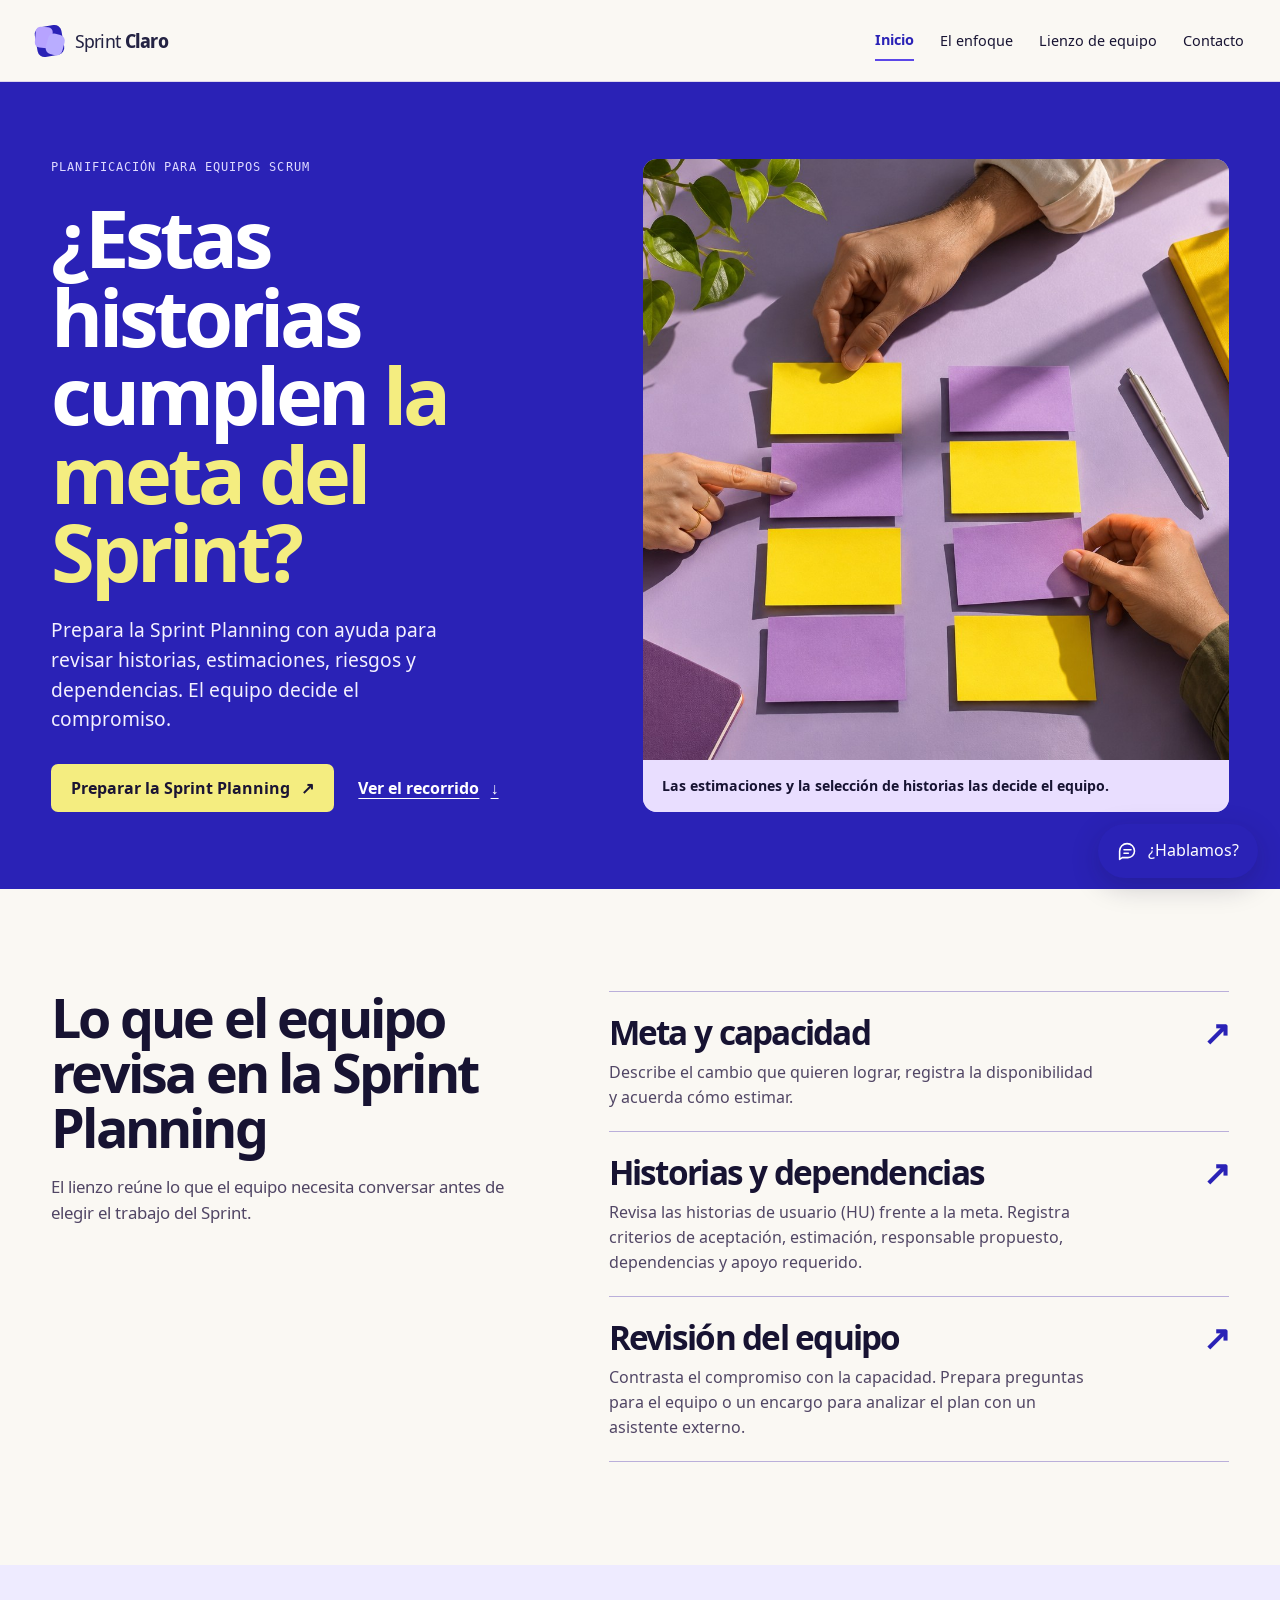
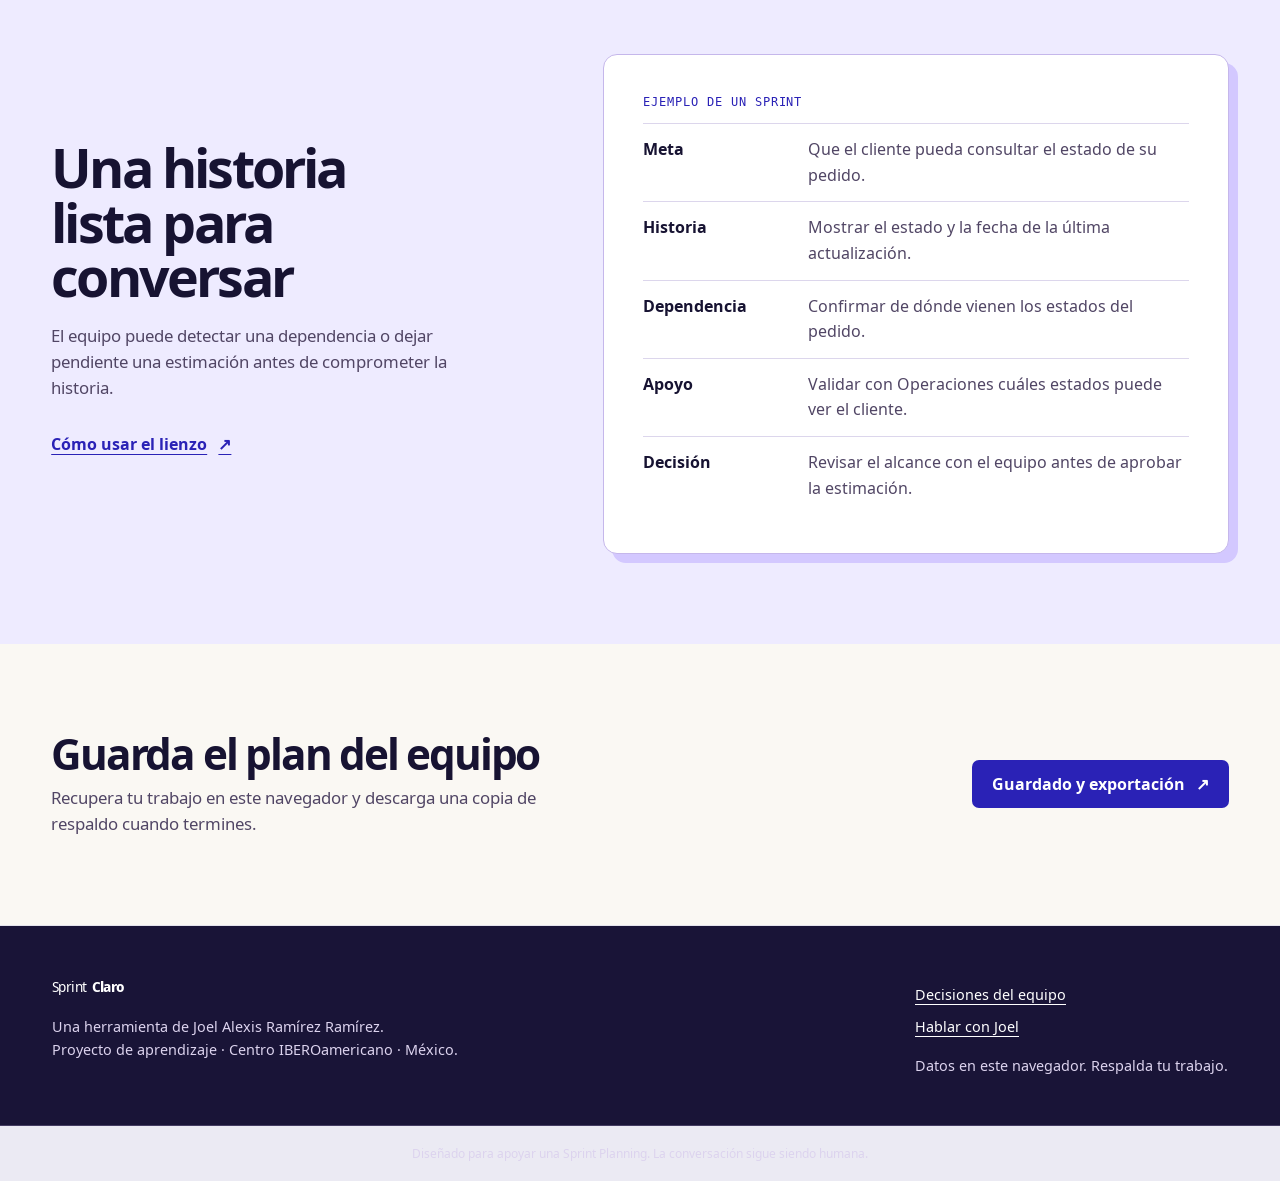
<file: index.html>
<!doctype html>
<html lang="es"><head><meta charset="utf-8"><meta name="viewport" content="width=device-width, initial-scale=1"><meta name="description" content="Sprint Claro ayuda a Joel y a su equipo a preparar una Sprint Planning: meta, historias, capacidad, dependencias y acuerdos humanos."><meta name="theme-color" content="#3721df"><title>Una meta compartida · Sprint Claro</title><link rel="icon" href="favicon.svg" type="image/svg+xml"><link rel="stylesheet" href="assets/fonts.css"><link rel="stylesheet" href="assets/styles.css"><script src="assets/core.js" defer></script><script src="assets/app.js" defer></script><link rel="stylesheet" href="assets/premium.css"><link rel="stylesheet" href="assets/redesign.css"><link rel="stylesheet" href="assets/chatbot.css"></head>
<body data-site="01" data-page="index"><a class="skip" href="#main">Saltar al contenido</a><header class="site-header"><div class="header-inner"><a class="brand" href="index.html" aria-label="Sprint Claro, inicio"><span class="brand-mark" aria-hidden="true"></span>Sprint <strong>Claro</strong></a><button class="menu-toggle" id="menu-toggle" type="button" aria-controls="main-nav" aria-expanded="false">Menú</button><nav id="main-nav" aria-label="Principal"><a href="index.html" aria-current="page">Inicio</a><a href="enfoque.html">El enfoque</a><a href="herramientas.html">Lienzo de equipo</a><a href="contacto.html">Contacto</a></nav></div></header><main id="main">
<div class="redesign-home">
<section class="planning-hero">
  <div class="design-wrap planning-grid">
    <div class="planning-copy">
      <p class="planning-label">PLANIFICACIÓN PARA EQUIPOS SCRUM</p>
      <h1>¿Estas historias cumplen <em>la meta del Sprint?</em></h1>
      <p>Prepara la Sprint Planning con ayuda para revisar historias, estimaciones, riesgos y dependencias. El equipo decide el compromiso.</p>
      <div class="design-actions">
        <a class="design-primary" href="herramientas.html#sprint-context">Preparar la Sprint Planning <span aria-hidden="true">↗</span></a>
        <a class="design-link" href="#recorrido">Ver el recorrido <span aria-hidden="true">↓</span></a>
      </div>
    </div>
    <figure class="planning-photo">
      <img src="assets/sesion-de-equipo.jpg" width="1536" height="1024" alt="Personas ordenan notas amarillas y violetas para planificar el trabajo del equipo." fetchpriority="high">
      <figcaption>Las estimaciones y la selección de historias las decide el equipo.</figcaption>
    </figure>
  </div>
</section>
<section class="design-wrap planning-program" id="recorrido">
  <div class="planning-program-intro">
    <h2>Lo que el equipo revisa en la Sprint Planning</h2>
    <p>El lienzo reúne lo que el equipo necesita conversar antes de elegir el trabajo del Sprint.</p>
  </div>
  <div class="planning-leaf-list">
    <article class="planning-leaf" data-reveal>
      <h3><a href="herramientas.html#sprint-context">Meta y capacidad <span aria-hidden="true">↗</span></a></h3>
      <p>Describe el cambio que quieren lograr, registra la disponibilidad y acuerda cómo estimar.</p>
    </article>
    <article class="planning-leaf" data-reveal>
      <h3><a href="herramientas.html#backlog">Historias y dependencias <span aria-hidden="true">↗</span></a></h3>
      <p>Revisa las historias de usuario (HU) frente a la meta. Registra criterios de aceptación, estimación, responsable propuesto, dependencias y apoyo requerido.</p>
    </article>
    <article class="planning-leaf" data-reveal>
      <h3><a href="herramientas.html#review">Revisión del equipo <span aria-hidden="true">↗</span></a></h3>
      <p>Contrasta el compromiso con la capacidad. Prepara preguntas para el equipo o un encargo para analizar el plan con un asistente externo.</p>
    </article>
  </div>
</section>
<section class="planning-example">
  <div class="design-wrap planning-example-grid">
    <div>
      <h2>Una historia lista para conversar</h2>
      <p>El equipo puede detectar una dependencia o dejar pendiente una estimación antes de comprometer la historia.</p>
      <a class="design-link" href="enfoque.html">Cómo usar el lienzo <span aria-hidden="true">↗</span></a>
    </div>
    <div class="planning-sample" data-reveal>
      <p class="sample-label">EJEMPLO DE UN SPRINT</p>
      <dl>
        <div><dt>Meta</dt><dd>Que el cliente pueda consultar el estado de su pedido.</dd></div>
        <div><dt>Historia</dt><dd>Mostrar el estado y la fecha de la última actualización.</dd></div>
        <div><dt>Dependencia</dt><dd>Confirmar de dónde vienen los estados del pedido.</dd></div><div><dt>Apoyo</dt><dd>Validar con Operaciones cuáles estados puede ver el cliente.</dd></div><div><dt>Decisión</dt><dd>Revisar el alcance con el equipo antes de aprobar la estimación.</dd></div>
      </dl>
    </div>
  </div>
</section>
<section class="design-wrap planning-close">
  <div><h2>Guarda el plan del equipo</h2><p>Recupera tu trabajo en este navegador y descarga una copia de respaldo cuando termines.</p></div>
  <a class="design-primary" href="herramientas.html#backups">Guardado y exportación <span aria-hidden="true">↗</span></a>
</section>
</div>
</main><footer class="site-footer"><div class="footer-inner"><div><a class="brand" href="index.html">Sprint <strong>Claro</strong></a><p>Una herramienta de Joel Alexis Ramírez Ramírez.<br>Proyecto de aprendizaje · Centro IBEROamericano · México.</p></div><div><a href="enfoque.html">Decisiones del equipo</a><a href="contacto.html">Hablar con Joel</a><p>Datos en este navegador. Respalda tu trabajo.</p></div></div><div class="footer-bottom">Diseñado para apoyar una Sprint Planning. La conversación sigue siendo humana.</div></footer><script src="assets/experience.js" defer></script><script src="assets/chatbot.js" defer></script></body></html>
</file>
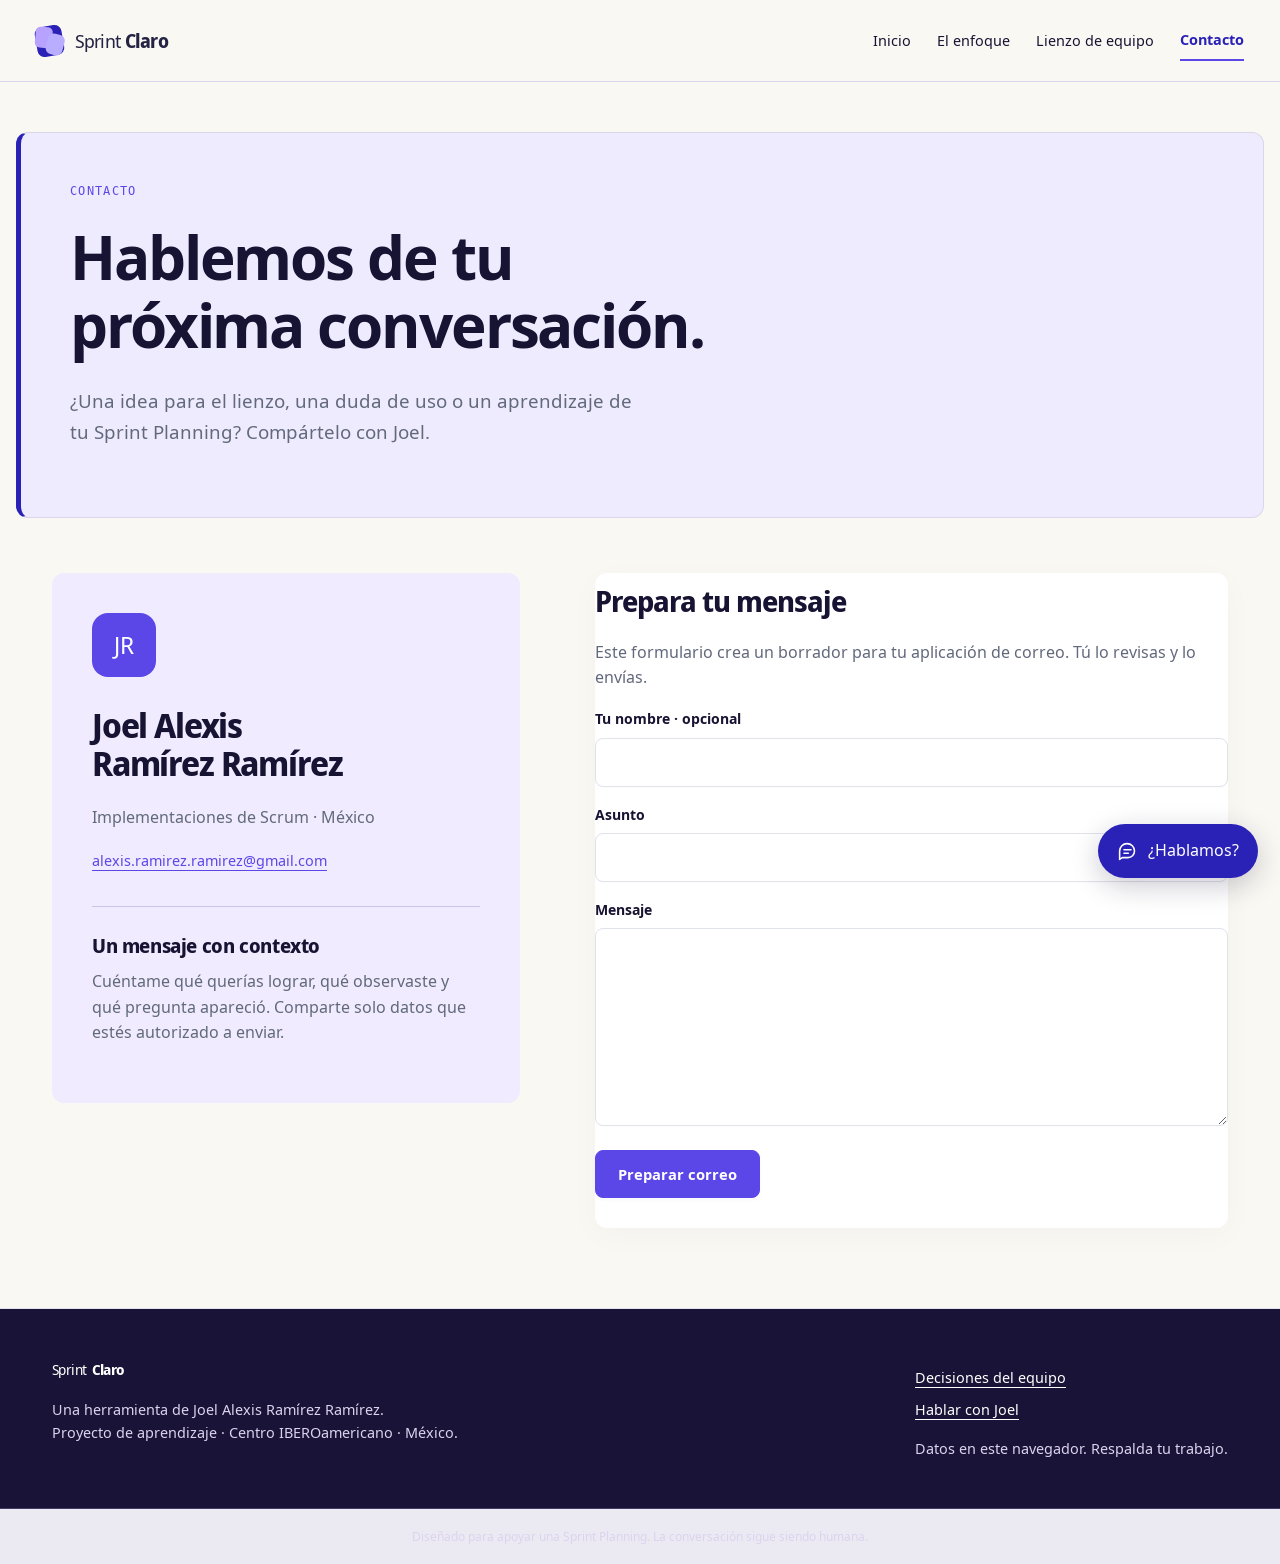
<file: contacto.html>
<!doctype html>
<html lang="es"><head><meta charset="utf-8"><meta name="viewport" content="width=device-width, initial-scale=1"><meta name="description" content="Contacta a Joel Alexis Ramírez Ramírez sobre Sprint Claro. Prepara un mensaje y envíalo desde tu propia aplicación de correo."><meta name="theme-color" content="#3721df"><title>Conversar con Joel · Sprint Claro</title><link rel="icon" href="favicon.svg" type="image/svg+xml"><link rel="stylesheet" href="assets/fonts.css"><link rel="stylesheet" href="assets/styles.css"><script src="assets/core.js" defer></script><script src="assets/app.js" defer></script><link rel="stylesheet" href="assets/premium.css"><link rel="stylesheet" href="assets/redesign.css"><link rel="stylesheet" href="assets/chatbot.css"></head>
<body data-site="01" data-page="contacto"><a class="skip" href="#main">Saltar al contenido</a><header class="site-header"><div class="header-inner"><a class="brand" href="index.html" aria-label="Sprint Claro, inicio"><span class="brand-mark" aria-hidden="true"></span>Sprint <strong>Claro</strong></a><button class="menu-toggle" id="menu-toggle" type="button" aria-controls="main-nav" aria-expanded="false">Menú</button><nav id="main-nav" aria-label="Principal"><a href="index.html">Inicio</a><a href="enfoque.html">El enfoque</a><a href="herramientas.html">Lienzo de equipo</a><a href="contacto.html" aria-current="page">Contacto</a></nav></div></header><main id="main">
<section class="page-intro wrap"><p class="eyebrow">CONTACTO</p><h1>Hablemos de tu<br>próxima conversación.</h1><p class="lede">¿Una idea para el lienzo, una duda de uso o un aprendizaje de tu Sprint Planning? Compártelo con Joel.</p></section><section class="wrap section contact-layout"><aside class="contact-card"><div class="contact-monogram" aria-hidden="true">JR</div><h2>Joel Alexis<br>Ramírez Ramírez</h2><p>Implementaciones de Scrum · México</p><a href="mailto:alexis.ramirez.ramirez@gmail.com">alexis.ramirez.ramirez@gmail.com</a><div class="contact-note"><h3>Un mensaje con contexto</h3><p>Cuéntame qué querías lograr, qué observaste y qué pregunta apareció. Comparte solo datos que estés autorizado a enviar.</p></div></aside><form id="contact-form" class="contact-form"><h2>Prepara tu mensaje</h2><p>Este formulario crea un borrador para tu aplicación de correo. Tú lo revisas y lo envías.</p><div class="field"><label for="contact-name">Tu nombre · opcional</label><input id="contact-name" type="text" maxlength="120" autocomplete="name"></div><div class="field"><label for="contact-subject">Asunto</label><input id="contact-subject" type="text" required maxlength="160"></div><div class="field"><label for="contact-body">Mensaje</label><textarea id="contact-body" rows="7" required maxlength="4000"></textarea></div><button class="button" type="submit">Preparar correo</button><p id="contact-status" role="status" aria-live="polite"></p><a id="prepared-mail" class="button button-light" href="mailto:alexis.ramirez.ramirez@gmail.com" hidden>Abrir borrador en mi correo</a><noscript><p>Puedes usar directamente el enlace de correo de Joel.</p></noscript></form></section>
</main><footer class="site-footer"><div class="footer-inner"><div><a class="brand" href="index.html">Sprint <strong>Claro</strong></a><p>Una herramienta de Joel Alexis Ramírez Ramírez.<br>Proyecto de aprendizaje · Centro IBEROamericano · México.</p></div><div><a href="enfoque.html">Decisiones del equipo</a><a href="contacto.html">Hablar con Joel</a><p>Datos en este navegador. Respalda tu trabajo.</p></div></div><div class="footer-bottom">Diseñado para apoyar una Sprint Planning. La conversación sigue siendo humana.</div></footer><script src="assets/experience.js" defer></script><script src="assets/chatbot.js" defer></script></body></html>
</file>
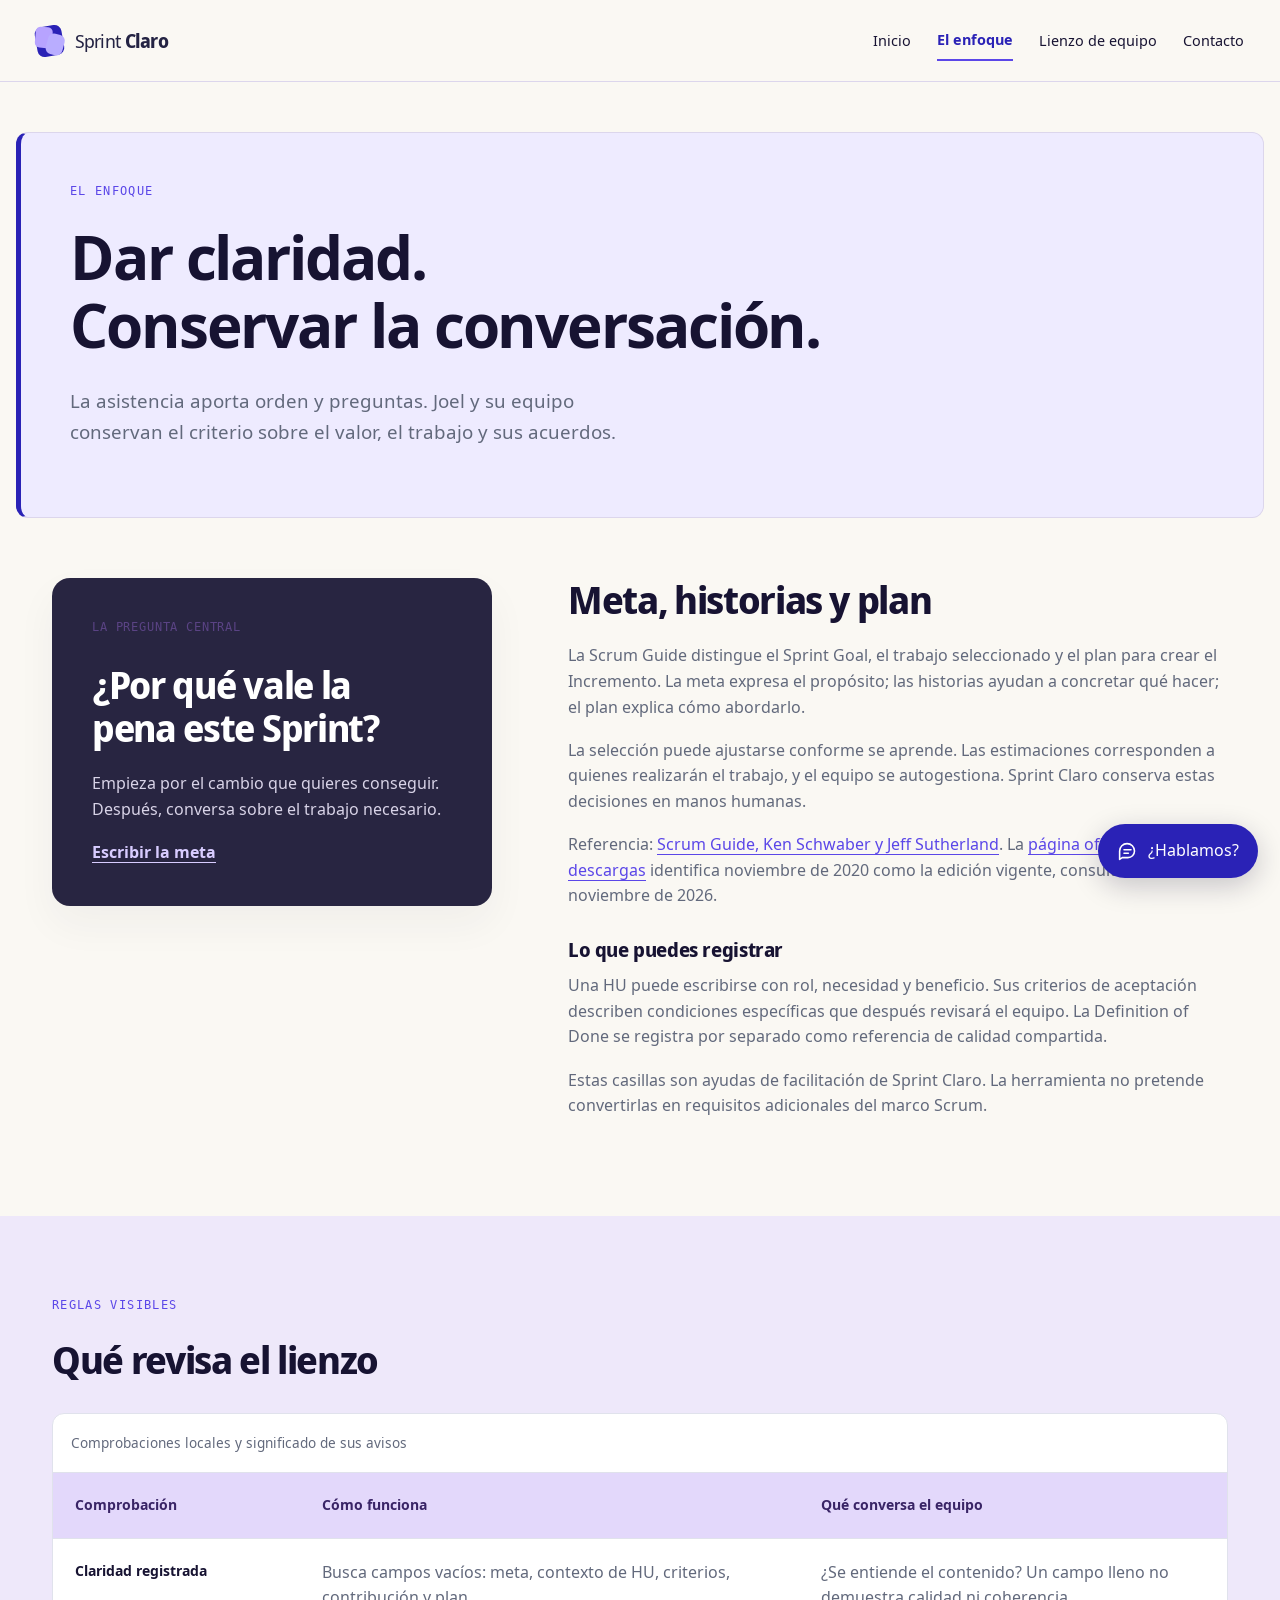
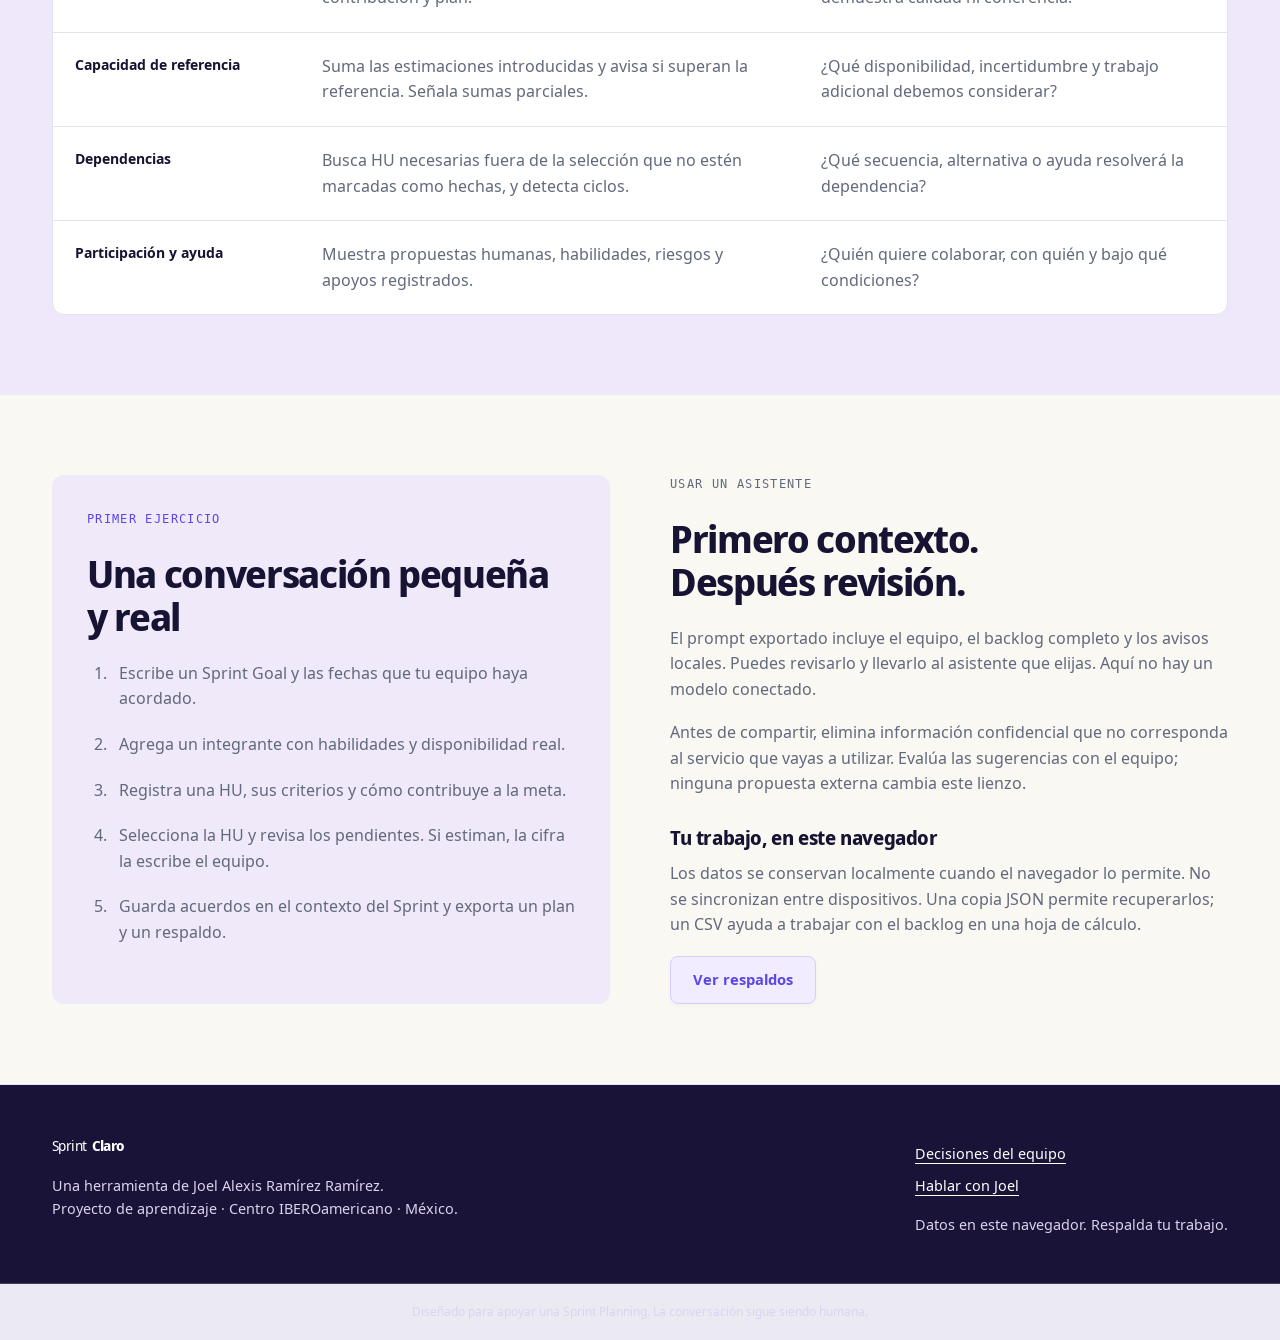
<file: enfoque.html>
<!doctype html>
<html lang="es"><head><meta charset="utf-8"><meta name="viewport" content="width=device-width, initial-scale=1"><meta name="description" content="Cómo usar Sprint Claro con responsabilidad: el equipo estima, decide y revisa. Consulta las reglas locales y la Scrum Guide oficial."><meta name="theme-color" content="#3721df"><title>El enfoque · Sprint Claro</title><link rel="icon" href="favicon.svg" type="image/svg+xml"><link rel="stylesheet" href="assets/fonts.css"><link rel="stylesheet" href="assets/styles.css"><script src="assets/core.js" defer></script><script src="assets/app.js" defer></script><link rel="stylesheet" href="assets/premium.css"><link rel="stylesheet" href="assets/redesign.css"><link rel="stylesheet" href="assets/chatbot.css"></head>
<body data-site="01" data-page="enfoque"><a class="skip" href="#main">Saltar al contenido</a><header class="site-header"><div class="header-inner"><a class="brand" href="index.html" aria-label="Sprint Claro, inicio"><span class="brand-mark" aria-hidden="true"></span>Sprint <strong>Claro</strong></a><button class="menu-toggle" id="menu-toggle" type="button" aria-controls="main-nav" aria-expanded="false">Menú</button><nav id="main-nav" aria-label="Principal"><a href="index.html">Inicio</a><a href="enfoque.html" aria-current="page">El enfoque</a><a href="herramientas.html">Lienzo de equipo</a><a href="contacto.html">Contacto</a></nav></div></header><main id="main">
<section class="page-intro wrap"><p class="eyebrow">EL ENFOQUE</p><h1>Dar claridad.<br>Conservar la conversación.</h1><p class="lede">La asistencia aporta orden y preguntas. Joel y su equipo conservan el criterio sobre el valor, el trabajo y sus acuerdos.</p></section>
<section class="wrap section method-layout"><aside class="quote-panel"><span class="mini-label">LA PREGUNTA CENTRAL</span><h2>¿Por qué vale la pena este Sprint?</h2><p>Empieza por el cambio que quieres conseguir. Después, conversa sobre el trabajo necesario.</p><a class="text-link" href="herramientas.html#sprint-context">Escribir la meta</a></aside><div class="prose"><h2>Meta, historias y plan</h2><p>La Scrum Guide distingue el Sprint Goal, el trabajo seleccionado y el plan para crear el Incremento. La meta expresa el propósito; las historias ayudan a concretar qué hacer; el plan explica cómo abordarlo.</p><p>La selección puede ajustarse conforme se aprende. Las estimaciones corresponden a quienes realizarán el trabajo, y el equipo se autogestiona. Sprint Claro conserva estas decisiones en manos humanas.</p><p>Referencia: <a href="https://scrumguides.org/scrum-guide.html">Scrum Guide, Ken Schwaber y Jeff Sutherland</a>. La <a href="https://scrumguides.org/download.html">página oficial de descargas</a> identifica noviembre de 2020 como la edición vigente, consultada el 25 de noviembre de 2026.</p><h3>Lo que puedes registrar</h3><p>Una HU puede escribirse con rol, necesidad y beneficio. Sus criterios de aceptación describen condiciones específicas que después revisará el equipo. La Definition of Done se registra por separado como referencia de calidad compartida.</p><p>Estas casillas son ayudas de facilitación de Sprint Claro. La herramienta no pretende convertirlas en requisitos adicionales del marco Scrum.</p></div></section>
<section class="section rules-section"><div class="wrap"><p class="eyebrow">REGLAS VISIBLES</p><h2>Qué revisa el lienzo</h2><div class="rules-table"><table><caption>Comprobaciones locales y significado de sus avisos</caption><thead><tr><th scope="col">Comprobación</th><th scope="col">Cómo funciona</th><th scope="col">Qué conversa el equipo</th></tr></thead><tbody><tr><th scope="row">Claridad registrada</th><td>Busca campos vacíos: meta, contexto de HU, criterios, contribución y plan.</td><td>¿Se entiende el contenido? Un campo lleno no demuestra calidad ni coherencia.</td></tr><tr><th scope="row">Capacidad de referencia</th><td>Suma las estimaciones introducidas y avisa si superan la referencia. Señala sumas parciales.</td><td>¿Qué disponibilidad, incertidumbre y trabajo adicional debemos considerar?</td></tr><tr><th scope="row">Dependencias</th><td>Busca HU necesarias fuera de la selección que no estén marcadas como hechas, y detecta ciclos.</td><td>¿Qué secuencia, alternativa o ayuda resolverá la dependencia?</td></tr><tr><th scope="row">Participación y ayuda</th><td>Muestra propuestas humanas, habilidades, riesgos y apoyos registrados.</td><td>¿Quién quiere colaborar, con quién y bajo qué condiciones?</td></tr></tbody></table></div></div></section>
<section class="wrap section two-columns"><article class="soft-panel"><p class="eyebrow">PRIMER EJERCICIO</p><h2>Una conversación pequeña y real</h2><ol class="steps"><li>Escribe un Sprint Goal y las fechas que tu equipo haya acordado.</li><li>Agrega un integrante con habilidades y disponibilidad real.</li><li>Registra una HU, sus criterios y cómo contribuye a la meta.</li><li>Selecciona la HU y revisa los pendientes. Si estiman, la cifra la escribe el equipo.</li><li>Guarda acuerdos en el contexto del Sprint y exporta un plan y un respaldo.</li></ol></article><article class="prose"><p class="eyebrow">USAR UN ASISTENTE</p><h2>Primero contexto.<br>Después revisión.</h2><p>El prompt exportado incluye el equipo, el backlog completo y los avisos locales. Puedes revisarlo y llevarlo al asistente que elijas. Aquí no hay un modelo conectado.</p><p>Antes de compartir, elimina información confidencial que no corresponda al servicio que vayas a utilizar. Evalúa las sugerencias con el equipo; ninguna propuesta externa cambia este lienzo.</p><h3>Tu trabajo, en este navegador</h3><p>Los datos se conservan localmente cuando el navegador lo permite. No se sincronizan entre dispositivos. Una copia JSON permite recuperarlos; un CSV ayuda a trabajar con el backlog en una hoja de cálculo.</p><a class="button button-light" href="herramientas.html#backups">Ver respaldos</a></article></section>
</main><footer class="site-footer"><div class="footer-inner"><div><a class="brand" href="index.html">Sprint <strong>Claro</strong></a><p>Una herramienta de Joel Alexis Ramírez Ramírez.<br>Proyecto de aprendizaje · Centro IBEROamericano · México.</p></div><div><a href="enfoque.html">Decisiones del equipo</a><a href="contacto.html">Hablar con Joel</a><p>Datos en este navegador. Respalda tu trabajo.</p></div></div><div class="footer-bottom">Diseñado para apoyar una Sprint Planning. La conversación sigue siendo humana.</div></footer><script src="assets/experience.js" defer></script><script src="assets/chatbot.js" defer></script></body></html>
</file>
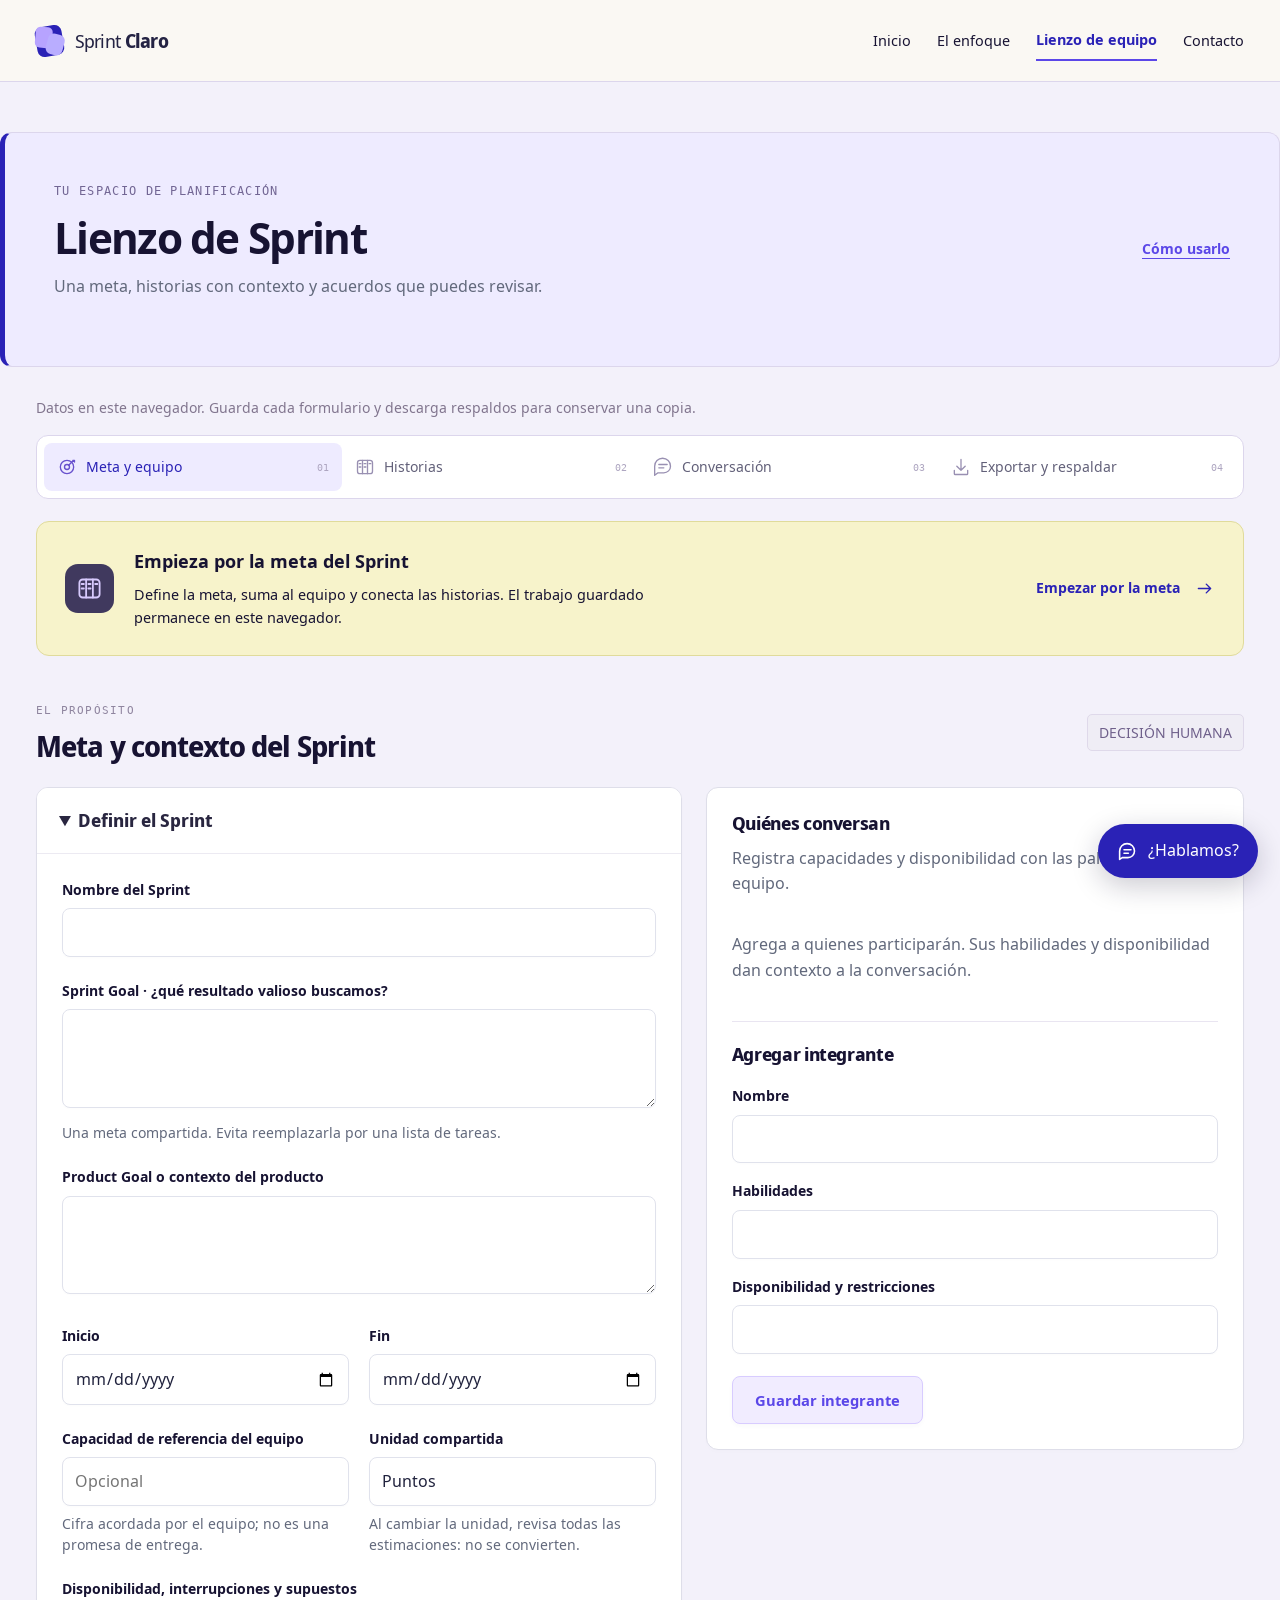
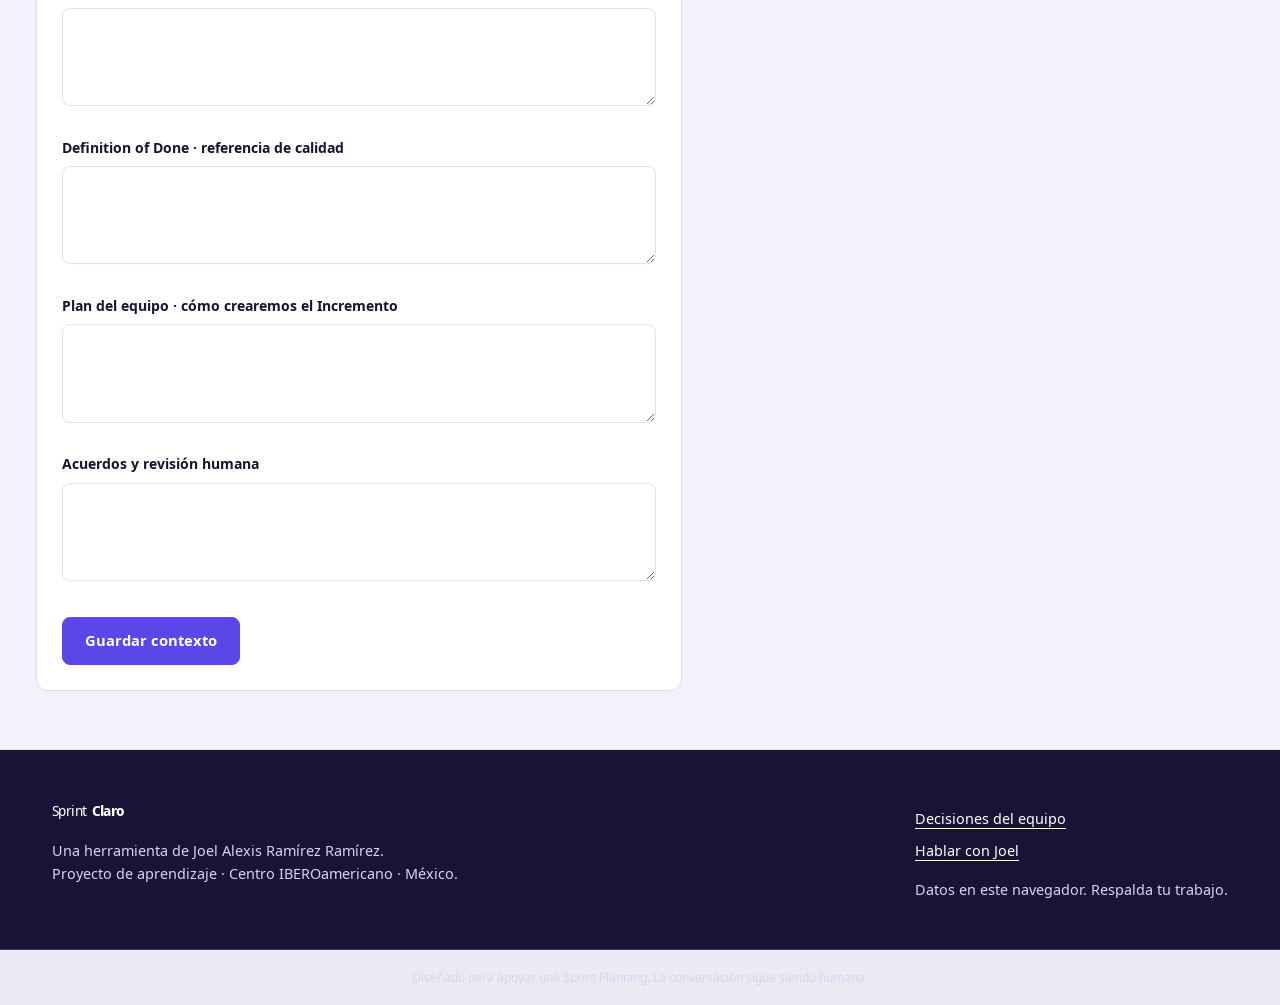
<file: herramientas.html>
<!doctype html>
<html lang="es"><head><meta charset="utf-8"><meta name="viewport" content="width=device-width, initial-scale=1"><meta name="description" content="Herramienta local de Sprint Planning: guarda el contexto, organiza historias, revisa dependencias y exporta tu plan y un prompt de asistencia."><meta name="theme-color" content="#3721df"><title>Lienzo de equipo · Sprint Claro</title><link rel="icon" href="favicon.svg" type="image/svg+xml"><link rel="stylesheet" href="assets/fonts.css"><link rel="stylesheet" href="assets/styles.css"><script src="assets/core.js" defer></script><script src="assets/app.js" defer></script><link rel="stylesheet" href="assets/premium.css"><link rel="stylesheet" href="assets/redesign.css"><link rel="stylesheet" href="assets/chatbot.css"></head>
<body data-site="01" data-page="herramientas"><a class="skip" href="#main">Saltar al contenido</a><header class="site-header"><div class="header-inner"><a class="brand" href="index.html" aria-label="Sprint Claro, inicio"><span class="brand-mark" aria-hidden="true"></span>Sprint <strong>Claro</strong></a><button class="menu-toggle" id="menu-toggle" type="button" aria-controls="main-nav" aria-expanded="false">Menú</button><nav id="main-nav" aria-label="Principal"><a href="index.html">Inicio</a><a href="enfoque.html">El enfoque</a><a href="herramientas.html" aria-current="page">Lienzo de equipo</a><a href="contacto.html">Contacto</a></nav></div></header><main id="main">
<section class="tool-intro wrap premium-app-heading"><div><p class="eyebrow">TU ESPACIO DE PLANIFICACIÓN</p><h1>Lienzo de Sprint</h1><p>Una meta, historias con contexto y acuerdos que puedes revisar.</p></div><a class="text-link" href="enfoque.html">Cómo usarlo</a></section>
<div class="wrap" id="workspace"><noscript><p class="notice notice-error">Activa JavaScript para usar el lienzo. Las páginas de orientación siguen disponibles.</p></noscript><p id="storage-note" class="notice storage-note">Datos en este navegador. Guarda cada formulario y descarga respaldos para conservar una copia.</p><p id="app-message" class="notice" role="status" aria-live="polite" hidden></p><nav class="workspace-nav" aria-label="Secciones del lienzo" data-section-nav="" data-default-section="sprint-context"><a href="#sprint-context"><svg class="ui-icon" viewbox="0 0 24 24" fill="none" stroke="currentColor" stroke-width="1.6" stroke-linecap="round" stroke-linejoin="round" aria-hidden="true"><circle cx="12" cy="12" r="8"></circle><circle cx="12" cy="12" r="3"></circle><path d="m14 10 6-6m-1 0h2v2"></path></svg><span>Meta y equipo</span><small>01</small></a><a href="#backlog"><svg class="ui-icon" viewbox="0 0 24 24" fill="none" stroke="currentColor" stroke-width="1.6" stroke-linecap="round" stroke-linejoin="round" aria-hidden="true"><rect x="3" y="4" width="18" height="16" rx="3"></rect><path d="M9 4v16m6-16v16M5 8h2m4 0h2m4 0h2M5 12h2m6 0h-2"></path></svg><span>Historias</span><small>02</small></a><a href="#review"><svg class="ui-icon" viewbox="0 0 24 24" fill="none" stroke="currentColor" stroke-width="1.6" stroke-linecap="round" stroke-linejoin="round" aria-hidden="true"><path d="M21 11a8 8 0 0 1-8 8H6l-4 3V11a9 9 0 0 1 19 0Z M7 9h10m-10 4h6"></path></svg><span>Conversación</span><small>03</small></a><a href="#backups"><svg class="ui-icon" viewbox="0 0 24 24" fill="none" stroke="currentColor" stroke-width="1.6" stroke-linecap="round" stroke-linejoin="round" aria-hidden="true"><path d="M12 3v13m-5-5 5 5 5-5M4 16v4a1 1 0 0 0 1 1h14a1 1 0 0 0 1-1v-4"></path></svg><span>Exportar y respaldar</span><small>04</small></a></nav>
<div class="workspace-welcome"><div class="welcome-symbol"><svg class="ui-icon" viewbox="0 0 24 24" fill="none" stroke="currentColor" stroke-width="1.6" stroke-linecap="round" stroke-linejoin="round" aria-hidden="true"><rect x="3" y="4" width="18" height="16" rx="3"></rect><path d="M9 4v16m6-16v16M5 8h2m4 0h2m4 0h2M5 12h2m6 0h-2"></path></svg></div><div><strong>Empieza por la meta del Sprint</strong><p>Define la meta, suma al equipo y conecta las historias. El trabajo guardado permanece en este navegador.</p></div><a class="premium-text-link" href="#sprint-context"><span>Empezar por la meta</span><svg class="ui-icon" viewbox="0 0 24 24" fill="none" stroke="currentColor" stroke-width="1.6" stroke-linecap="round" stroke-linejoin="round" aria-hidden="true"><path d="M5 12h14m-5-5 5 5-5 5"></path></svg></a></div><section id="sprint-context" class="workspace-section"><div class="section-title premium-section-title"><div><p class="eyebrow">EL PROPÓSITO</p><h2>Meta y contexto del Sprint</h2></div><span class="tag">DECISIÓN HUMANA</span></div><div class="context-grid"><details class="editor" open><summary>Definir el Sprint</summary><form id="sprint-form" class="form-grid"><div class="field full"><label for="sprint-name">Nombre del Sprint</label><input id="sprint-name" type="text" maxlength="150"></div><div class="field full"><label for="sprint-goal">Sprint Goal · ¿qué resultado valioso buscamos?</label><textarea id="sprint-goal" rows="3" maxlength="5000"></textarea><p class="field-help">Una meta compartida. Evita reemplazarla por una lista de tareas.</p></div><div class="field full"><label for="sprint-productGoal">Product Goal o contexto del producto</label><textarea id="sprint-productGoal" rows="3" maxlength="5000"></textarea></div><div class="field "><label for="sprint-start">Inicio</label><input id="sprint-start" type="date"></div><div class="field "><label for="sprint-end">Fin</label><input id="sprint-end" type="date"></div><div class="field "><label for="sprint-capacity">Capacidad de referencia del equipo</label><input id="sprint-capacity" type="text" inputmode="decimal" placeholder="Opcional"><p class="field-help">Cifra acordada por el equipo; no es una promesa de entrega.</p></div><div class="field "><label for="sprint-unit">Unidad compartida</label><select id="sprint-unit"><option value="puntos">Puntos</option><option value="horas">Horas</option><option value="unidades del equipo">Unidades del equipo</option></select><p class="field-help">Al cambiar la unidad, revisa todas las estimaciones: no se convierten.</p></div><div class="field full"><label for="sprint-capacityNotes">Disponibilidad, interrupciones y supuestos</label><textarea id="sprint-capacityNotes" rows="3" maxlength="5000"></textarea></div><div class="field full"><label for="sprint-definitionDone">Definition of Done · referencia de calidad</label><textarea id="sprint-definitionDone" rows="3" maxlength="5000"></textarea></div><div class="field full"><label for="sprint-plan">Plan del equipo · cómo crearemos el Incremento</label><textarea id="sprint-plan" rows="3" maxlength="5000"></textarea></div><div class="field full"><label for="sprint-review">Acuerdos y revisión humana</label><textarea id="sprint-review" rows="3" maxlength="5000"></textarea></div><div class="form-actions full"><button class="button" type="submit">Guardar contexto</button></div><button id="sprint-cancel" class="button button-light full" type="button" hidden>Descartar cambios</button></form></details><div class="team-panel"><div class="panel-heading"><h3>Quiénes conversan</h3><p>Registra capacidades y disponibilidad con las palabras del equipo.</p></div><div id="member-list"></div><form id="member-form"><h3 id="member-form-title">Agregar integrante</h3><div class="field "><label for="member-name">Nombre</label><input id="member-name" type="text" required maxlength="120"></div><div class="field "><label for="member-skills">Habilidades</label><input id="member-skills" type="text" maxlength="1000"></div><div class="field "><label for="member-availability">Disponibilidad y restricciones</label><input id="member-availability" type="text" maxlength="1000"></div><div class="form-actions"><button class="button button-light" type="submit">Guardar integrante</button><button class="text-button" id="member-cancel" type="button" hidden>Cancelar edición</button></div></form></div></div></section>
<section id="backlog" class="workspace-section"><div class="section-title premium-section-title"><div><p class="eyebrow">DEL PROPÓSITO AL TRABAJO</p><h2>Historias sobre la mesa</h2></div></div><details id="story-editor" class="editor story-editor"><summary><span id="story-form-title">Una nueva historia</span><span class="summary-hint">Agregar o editar HU</span></summary><form id="story-form" class="form-grid"><div class="field full"><label for="story-title">Título de la historia</label><input id="story-title" type="text" required maxlength="200"></div><div class="field "><label for="story-role">Como · rol o persona usuaria</label><input id="story-role" type="text" maxlength="5000"></div><div class="field "><label for="story-need">Quiero · necesidad</label><input id="story-need" type="text" maxlength="5000"></div><div class="field full"><label for="story-value">Para · beneficio esperado</label><textarea id="story-value" rows="3" maxlength="5000"></textarea></div><div class="field full"><label for="story-criteria">Criterios de aceptación</label><textarea id="story-criteria" rows="3" maxlength="5000"></textarea><p class="field-help">Describe condiciones que el equipo pueda verificar.</p></div><div class="field full"><label for="story-alignment">¿Cómo contribuye al Sprint Goal?</label><textarea id="story-alignment" rows="3" maxlength="5000"></textarea></div><div class="field "><label for="story-estimate">Estimación escrita por el equipo</label><input id="story-estimate" type="text" inputmode="decimal" placeholder="Sin estimar"><p class="field-help">Opcional. Se usa la unidad compartida del Sprint.</p></div><div class="field "><label for="story-status">Estado declarado por el equipo</label><select id="story-status"><option value="por-conversar">Por conversar</option><option value="lista">Lista según el equipo</option><option value="en-curso">En curso</option><option value="hecha">Hecha según el equipo</option></select></div><div class="field "><label for="story-owner">Participante propuesto por el equipo</label><select id="story-owner"><option value="">Por acordar con el equipo</option></select></div><div class="field "><label for="story-ownerReason">Motivo de la propuesta</label><input id="story-ownerReason" type="text" maxlength="5000"></div><div class="field full"><label for="story-skills">Habilidades o colaboración necesarias</label><input id="story-skills" type="text" maxlength="5000"></div><div class="field full"><fieldset><legend>Dependencias · esta HU necesita primero</legend><div id="dependency-options" class="dependency-list"></div></fieldset></div><div class="field "><label for="story-risk">Riesgos e incertidumbre</label><textarea id="story-risk" rows="3" maxlength="5000"></textarea></div><div class="field "><label for="story-help">Ayudas necesarias</label><textarea id="story-help" rows="3" maxlength="5000"></textarea></div><div class="field full"><label for="story-notes">Notas de la conversación</label><textarea id="story-notes" rows="3" maxlength="5000"></textarea></div><div class="field full"><label class="check-row" for="story-selected"><input id="story-selected" type="checkbox"><span>El equipo incluye esta HU en la selección del Sprint</span></label></div><div class="form-actions full"><button class="button" type="submit">Guardar historia</button><button class="text-button" id="story-cancel" type="button" hidden>Cancelar edición</button></div></form></details><div class="board-toolbar"><div class="goal-board"><span class="mini-label">SPRINT GOAL</span><p id="goal-on-board"></p></div><div class="search-box"><label for="story-search">Buscar historias</label><input id="story-search" type="search" placeholder="Título o contexto"></div></div><div class="planning-board"><section class="board-column"><div class="board-column-title"><h3>Por seleccionar</h3><span id="backlog-count" class="count">0</span></div><div id="backlog-list" class="story-list"></div></section><section class="board-column in-sprint"><div class="board-column-title"><h3>Dentro del Sprint</h3><span id="sprint-count" class="count">0</span></div><div id="sprint-list" class="story-list"></div></section></div><div class="capacity-bar"><strong id="selected-summary"></strong><strong id="estimate-summary"></strong><span id="capacity-summary"></span></div><p class="field-help">Las sumas no evalúan viabilidad. Si falta una estimación, la referencia es parcial. Estimar y elegir el trabajo corresponde al equipo.</p></section>
<section id="review" class="workspace-section"><div class="section-title premium-section-title"><div><p class="eyebrow">HACER VISIBLE LO PENDIENTE</p><h2>La conversación que falta</h2></div><span id="review-count" class="tag"></span></div><p>Comprobaciones locales de campos, sumas y referencias. El significado de cada historia se revisa en equipo.</p><div id="review-list" class="review-grid"></div><div class="export-studio"><div><h3>Lleva el contexto a la conversación</h3><p>Genera un plan o un prompt con todos los datos guardados. Revísalo antes de compartir.</p><div class="actions"><button id="generate-plan" class="button" type="button">Ver plan</button><button id="generate-prompt" class="button button-light" type="button">Ver prompt para asistente</button></div></div><div><label for="generated-output" id="generated-kind">El plan y el prompt se generan con los datos guardados.</label><textarea id="generated-output" rows="13" readonly spellcheck="false"></textarea><div class="form-actions"><button id="copy-output" class="text-button" type="button">Copiar texto</button><button id="download-plan" class="text-button" type="button">Descargar plan TXT</button><button id="download-prompt" class="text-button" type="button">Descargar prompt TXT</button></div></div></div></section>
<section id="backups" class="workspace-section backup-section"><div><p class="eyebrow">CONSERVAR EL TRABAJO</p><h2>Tu copia del lienzo</h2><p>El JSON incluye contexto, equipo y backlog. El CSV contiene las historias y se puede abrir en una hoja de cálculo.</p><div class="actions"><button class="button button-light" id="backup-json" type="button">Descargar respaldo JSON</button><button class="text-button" id="export-csv" type="button">Exportar backlog CSV</button></div></div><div><label for="restore-file">Restaurar un respaldo de Sprint Claro</label><input id="restore-file" type="file" accept=".json,application/json"><p class="field-help">Hasta 3 MB. Primero verás una vista previa. Solo se reemplazan datos cuando lo confirmas.</p><div id="restore-preview" class="restore-preview" hidden><p id="restore-summary"></p><div class="actions"><button id="restore-apply" class="button" type="button">Confirmar reemplazo</button><button id="restore-cancel" class="text-button" type="button">Cancelar restauración</button></div></div></div></section><section id="confirm-box" class="confirm-box" role="region" aria-label="Confirmar eliminación" hidden><p id="confirm-description"></p><div class="actions"><button id="confirm-yes" class="button danger-button" type="button">Confirmar eliminación</button><button id="confirm-no" class="button button-light" type="button">Conservar</button></div></section></div>
</main><footer class="site-footer"><div class="footer-inner"><div><a class="brand" href="index.html">Sprint <strong>Claro</strong></a><p>Una herramienta de Joel Alexis Ramírez Ramírez.<br>Proyecto de aprendizaje · Centro IBEROamericano · México.</p></div><div><a href="enfoque.html">Decisiones del equipo</a><a href="contacto.html">Hablar con Joel</a><p>Datos en este navegador. Respalda tu trabajo.</p></div></div><div class="footer-bottom">Diseñado para apoyar una Sprint Planning. La conversación sigue siendo humana.</div></footer><script src="assets/experience.js" defer></script><script src="assets/chatbot.js" defer></script></body></html>
</file>
<file: assets/fonts.css>
@font-face{font-family:'Site Display';src:url('fonts/display-400.woff') format('woff');font-style:normal;font-weight:400;font-display:swap}
@font-face{font-family:'Site Display';src:url('fonts/display-700.woff') format('woff');font-style:normal;font-weight:700;font-display:swap}
@font-face{font-family:'Site Text';src:url('fonts/text-400.woff') format('woff');font-style:normal;font-weight:400;font-display:swap}
@font-face{font-family:'Site Text';src:url('fonts/text-700.woff') format('woff');font-style:normal;font-weight:700;font-display:swap}
@font-face{font-family:'Site Mono';src:url('fonts/mono-400.woff') format('woff');font-style:normal;font-weight:400;font-display:swap}
:root{--font-head:'Site Display',Georgia,serif;--font-body:'Site Text',Arial,sans-serif;--font-mono:'Site Mono',monospace}
</file>
<file: assets/styles.css>
:root{--ink:#24183f;--muted:#625773;--blue:#3721df;--blue-dark:#2816b6;--lilac:#ede7ff;--paper:#faf8ff;--line:#dcd5eb;--danger:#9b263e;--radius:18px}*{box-sizing:border-box}html{scroll-behavior:smooth;scroll-padding-top:100px}body{margin:0;font-family:var(--font-body);font-size:16px;line-height:1.6;color:var(--ink);background:var(--paper)}button,input,select,textarea{font:inherit}a{color:var(--blue);text-underline-offset:4px}button,a,input,select,textarea,summary{touch-action:manipulation}button{cursor:pointer}img,svg{max-width:100%;height:auto}h1,h2,h3,p,figure{margin-top:0}h1,h2,h3{font-family:var(--font-head);line-height:1.13;letter-spacing:-.035em}h1{font-size:clamp(2.6rem,5.3vw,5.2rem);margin-bottom:26px;font-weight:700}h2{font-size:clamp(1.9rem,3vw,2.8rem);margin-bottom:22px}h3{font-size:1.23rem;letter-spacing:-.02em;margin-bottom:12px}p{margin-bottom:1.1em}em{font-style:normal;color:var(--blue)}strong{font-weight:700}button:focus-visible,a:focus-visible,input:focus-visible,textarea:focus-visible,select:focus-visible,summary:focus-visible{outline:3px solid #ef790c;outline-offset:4px}[hidden]{display:none!important}.wrap{max-width:1248px;margin:auto;padding-left:36px;padding-right:36px}.skip{position:fixed;top:-100px;left:20px;background:var(--ink);color:#fff;padding:14px 20px;z-index:100}.skip:focus{top:12px}.site-header{border-bottom:1px solid var(--line);background:#faf8fff5}.header-inner{max-width:1380px;min-height:92px;padding:20px 36px;display:flex;align-items:center;gap:40px;margin:auto}.brand{font-family:var(--font-head);font-size:1.45rem;letter-spacing:-.04em;font-weight:400;text-decoration:none;color:var(--ink);display:inline-flex;align-items:center;gap:5px;white-space:nowrap}.brand-mark{width:25px;height:28px;display:inline-block;position:relative;margin-right:7px}.brand-mark:before,.brand-mark:after{content:'';position:absolute;width:17px;height:21px;border-radius:5px;transform:rotate(15deg)}.brand-mark:before{background:#b7a3ff;left:0;top:0}.brand-mark:after{background:var(--blue);right:0;bottom:0}.site-header nav{display:flex;align-items:center;gap:26px;margin-left:auto}.site-header nav a{color:var(--muted);text-decoration:none;font-size:.9rem;padding:8px 0}.site-header nav a[aria-current=page]{color:var(--blue);border-bottom:2px solid var(--blue);font-weight:700}.header-note{font-family:var(--font-mono);font-size:.75rem;letter-spacing:.06em;color:var(--muted)}.menu-toggle{display:none;border:1px solid var(--line);background:white;border-radius:8px;padding:9px 13px}.hero{padding-top:78px;padding-bottom:80px;display:grid;grid-template-columns:1.15fr 1fr;gap:58px;align-items:center}.eyebrow{font-family:var(--font-mono);font-size:.77rem;letter-spacing:.11em;color:var(--blue);font-weight:400;margin-bottom:22px}.lede{font-size:1.17rem;max-width:610px;color:var(--muted);line-height:1.65}.hero .lede{max-width:510px}.actions{display:flex;align-items:center;gap:18px;flex-wrap:wrap}.button{border:1px solid var(--blue);border-radius:9px;background:var(--blue);color:white;display:inline-flex;align-items:center;justify-content:center;min-height:48px;padding:11px 22px;text-decoration:none;font-size:.92rem;font-weight:700;line-height:1.4}.button:hover{background:var(--blue-dark);border-color:var(--blue-dark)}.button-light{background:#f1ecff;color:var(--blue);border-color:#d8ccff}.button-light:hover{background:#e5dcff;color:var(--blue);border-color:#baabeb}.button-white{background:white;color:var(--blue);border-color:white}.button-white:hover{background:#ede7ff;color:var(--blue)}.button-small{font-size:.875rem;padding:9px 13px}.text-link{font-weight:700}.hero .actions{margin-top:31px}.hero-foot{font-size:.79rem;margin-top:28px;color:var(--muted)}.team-canvas{margin:0;border:1px solid #d3c6ee;border-radius:22px;padding:24px;background:#f0eaff;box-shadow:12px 15px 0 #e5def4;transform:rotate(1.5deg)}.canvas-top{display:flex;align-items:center;justify-content:space-between;gap:10px;margin-bottom:22px}.canvas-label,.mini-label{font-family:var(--font-mono);font-size:.75rem;letter-spacing:.07em;color:#5a4384}.canvas-seal{display:flex;align-items:center;justify-content:center;width:34px;height:34px;border:1px solid #c1b2e0;border-radius:50%;font-family:var(--font-mono);font-size:.75rem}.goal-note{background:var(--blue);color:white;border-radius:14px;padding:25px;box-shadow:0 5px 0 #c6b6fc}.goal-note .mini-label{color:#d6ccff;display:block;margin-bottom:12px}.goal-note strong{font-family:var(--font-head);font-size:1.7rem;line-height:1.25;letter-spacing:-.03em}.canvas-line{height:26px;border-left:2px dashed #b8a7db;margin-left:50%}.paper-row{display:grid;grid-template-columns:1fr 1fr;gap:15px}.paper{border-radius:6px;padding:24px 17px 16px;position:relative;box-shadow:1px 3px 0 #cdbfe6}.paper strong{font-size:1.05rem}.paper p{font-size:.83rem;margin:8px 0 0}.paper-lilac{background:#d9c6ff;transform:rotate(-3deg)}.paper-blue{background:#d6e8ff;transform:rotate(2deg)}.paper-tab{height:12px;width:43px;background:#ffffff88;position:absolute;top:-6px;left:calc(50% - 21px)}.canvas-footer{display:flex;gap:14px;align-items:center;padding:26px 6px 10px}.canvas-footer p{font-size:.88rem;margin:0}.round-icon{display:grid;place-items:center;width:35px;height:35px;border-radius:50%;background:white;font-size:1.3rem;flex-shrink:0}.team-canvas figcaption{font-size:.75rem;color:#66537f;margin-top:15px;line-height:1.5;transform:rotate(-1.5deg)}.principle-strip{background:var(--ink);color:white}.strip-inner{display:flex;align-items:center;gap:32px;padding-top:25px;padding-bottom:25px}.strip-inner strong{font-size:1.25rem;white-space:nowrap}.strip-inner p{margin:0;color:#dfd5f2;font-size:.93rem}.outline-label{font-family:var(--font-mono);font-size:.75rem;letter-spacing:.06em;border:1px solid #716082;padding:9px 12px;margin-left:auto;white-space:nowrap}.section{padding-top:80px;padding-bottom:80px}.split-heading{display:grid;grid-template-columns:.9fr 1.1fr;gap:90px}.split-heading>div>p:not(.eyebrow){max-width:390px;color:var(--muted)}.editorial-list article{display:flex;gap:24px;padding:24px 0;border-bottom:1px solid var(--line)}.editorial-list article:first-child{padding-top:0}.editorial-list p{color:var(--muted);margin-bottom:0}.editorial-symbol{width:48px;height:48px;border:1px solid #d9cfed;flex-shrink:0;border-radius:12px;display:grid;place-items:center;font-size:1.7rem;color:var(--blue)}.invitation{background:var(--blue);color:white;border-radius:22px;padding:46px 50px;display:flex;align-items:center;justify-content:space-between;gap:40px;margin-bottom:80px}.invitation .eyebrow{color:#ded5ff}.invitation h2{font-size:2.3rem}.invitation p{color:#e2dcff;max-width:590px}.site-footer{border-top:1px solid var(--line);background:#f1ecf9}.footer-inner{max-width:1248px;margin:auto;padding:48px 36px 32px;display:flex;justify-content:space-between;gap:40px}.footer-inner p{font-size:.82rem;color:var(--muted);margin-top:16px}.footer-inner>div:last-child>a{display:block;margin:9px 0;font-size:.9rem}.footer-bottom{font-size:.75rem;color:var(--muted);padding:18px 36px;text-align:center;border-top:1px solid var(--line)}.page-intro{padding-top:68px;padding-bottom:38px}.page-intro h1{font-size:clamp(2.6rem,4.7vw,4.4rem)}.method-layout{display:grid;grid-template-columns:.8fr 1.2fr;gap:76px;padding-top:30px}.quote-panel{padding:40px;background:var(--lilac);border-radius:22px;align-self:start;position:sticky;top:24px}.quote-panel .mini-label{display:block;margin-bottom:27px}.quote-panel h2{font-size:2.35rem;max-width:310px}.quote-panel p{color:var(--muted)}.prose p{color:var(--muted)}.prose h3{margin-top:30px}.rules-section{background:#eee8fa}.rules-table{overflow-x:auto;border:1px solid #d6cce6;border-radius:14px;margin-top:32px;background:white}table{border-collapse:collapse;width:100%;text-align:left}caption{padding:18px;text-align:left;font-size:.85rem;color:var(--muted)}th,td{border-top:1px solid var(--line);padding:21px 22px;vertical-align:top;font-size:.92rem;min-width:160px}thead th{background:#e3d8fb;color:#392466;font-size:.85rem}tbody th{font-weight:700;width:21%}tbody td{color:var(--muted)}.two-columns{display:grid;grid-template-columns:1fr 1fr;gap:60px}.soft-panel{padding:35px;background:#efe9fa;border-radius:18px}.steps{padding-left:24px}.steps li{padding-left:8px;margin:20px 0;color:var(--muted)}.contact-layout{display:grid;grid-template-columns:.85fr 1.15fr;gap:75px;padding-top:25px}.contact-card{background:var(--lilac);border-radius:22px;padding:40px;align-self:start;overflow-wrap:anywhere}.contact-monogram{width:64px;height:64px;background:var(--blue);color:white;border-radius:16px;display:grid;place-items:center;font-family:var(--font-head);font-size:1.5rem;margin-bottom:30px}.contact-card h2{font-size:2.1rem}.contact-card p{color:var(--muted);font-size:.92rem}.contact-card>a{font-size:.9rem}.contact-note{padding-top:28px;border-top:1px solid #d0c2e7;margin-top:32px}.contact-form{padding:12px 0}.contact-form h2{font-size:1.8rem}.contact-form>p{color:var(--muted)}.field{min-width:0;margin-bottom:17px}label,legend{display:block;font-size:.875rem;font-weight:700;margin-bottom:7px;letter-spacing:0}input,textarea,select{width:100%;border:1px solid #bfb2d5;border-radius:8px;background:white;color:var(--ink);padding:11px 12px;min-height:46px;max-width:100%}textarea{resize:vertical;line-height:1.5}select{appearance:none;padding-right:35px;background-image:url("data:image/svg+xml,%3Csvg xmlns='http://www.w3.org/2000/svg' width='16' height='16' viewBox='0 0 16 16'%3E%3Cpath d='m4 6 4 4 4-4' fill='none' stroke='%234b386b' stroke-width='2'/%3E%3C/svg%3E");background-position:right 12px center;background-repeat:no}input[type=checkbox]{width:20px;height:20px;min-height:20px;accent-color:var(--blue);flex-shrink:0}input[type=file]{font-size:.86rem;padding:10px}fieldset{border:0;padding:0;margin:0;min-width:0}legend{padding:0}.check-row{display:flex;align-items:center;gap:11px;font-weight:400;padding:8px 0;line-height:1.4}.field-help,.small{font-size:.81rem;color:var(--muted);line-height:1.5;margin-top:7px;margin-bottom:0}.tool-intro{padding-top:46px;padding-bottom:26px;display:flex;justify-content:space-between;align-items:center;gap:30px}.tool-intro h1{font-size:clamp(2.4rem,4vw,3.7rem);margin-bottom:15px}.tool-intro .eyebrow{margin-bottom:13px}.tool-intro p:not(.eyebrow){color:var(--muted)}.notice{padding:14px 18px;background:#eee8fc;border:1px solid #d5c8ef;border-radius:10px;font-size:.89rem;overflow-wrap:anywhere}.notice-success{background:#e8f5ee;border-color:#a8c9b9;color:#1e513a}.notice-error{background:#fff0f0;border-color:#d5a2ad;color:#84263b}.storage-note{font-size:.82rem}.workspace-nav{display:flex;gap:8px;flex-wrap:wrap;border-bottom:1px solid var(--line);padding:12px 0 22px}.workspace-nav a{padding:8px 15px;border-radius:30px;color:var(--muted);font-size:.86rem;text-decoration:none;border:1px solid var(--line);background:white}.workspace-nav a:hover{color:var(--blue);border-color:var(--blue)}.workspace-section{padding:42px 0;border-bottom:1px solid var(--line)}.section-title{display:flex;justify-content:space-between;align-items:center;gap:20px;margin-bottom:24px}.section-title .eyebrow{margin-bottom:10px}.section-title h2{font-size:1.9rem;margin:0}.tag{font-size:.75rem;border:1px solid #d6cce8;padding:5px 9px;border-radius:5px;background:#f5f1fd;color:#5c437b;line-height:1.5}.context-grid{display:grid;grid-template-columns:1.35fr 1fr;gap:26px;align-items:start}.editor{border:1px solid #d8cce9;border-radius:14px;overflow:hidden;background:white}.editor summary{padding:20px 23px;cursor:pointer;font-family:var(--font-head);font-size:1.13rem;font-weight:700;list-style-position:inside;background:#f3eefd}.editor summary:hover{background:#eae1fb}.form-grid{padding:25px;display:grid;grid-template-columns:1fr 1fr;gap:3px 20px}.full{grid-column:1/-1}.form-actions{display:flex;gap:16px;align-items:center;flex-wrap:wrap;padding-top:5px}.team-panel{border:1px solid var(--line);background:#f2edf9;border-radius:14px;padding:25px}.panel-heading p{font-size:.87rem;color:var(--muted)}.person-row{border-bottom:1px solid #d5c9e5;padding:15px 0;display:flex;justify-content:space-between;gap:15px}.person-row h3{font-size:1rem;margin:0 0 6px}.person-row p{margin:0;overflow-wrap:anywhere}.person-row>div:first-child{min-width:0}.row-actions{display:flex;flex-direction:column;align-items:flex-start}.text-button{border:0;background:none;padding:9px 0;color:var(--blue);font-size:.87rem;text-decoration:underline;text-underline-offset:3px;min-height:40px;line-height:1.4;text-align:left}.danger{color:var(--danger)}.danger-button{background:var(--danger);border-color:var(--danger)}.team-panel form{border-top:1px solid #d5c9e5;margin-top:20px;padding-top:22px}.team-panel form h3{margin-bottom:20px}.empty-small{font-size:.87rem;color:var(--muted);padding:18px 0}.summary-hint{font-family:var(--font-body);font-size:.8rem;font-weight:400;color:var(--muted);margin-left:18px}.story-editor{margin-bottom:24px}.dependency-list{max-height:220px;overflow-y:auto;border:1px solid var(--line);border-radius:8px;padding:12px 15px;background:#fbf9ff}.dependency-list p{margin:0}.board-toolbar{display:flex;justify-content:space-between;align-items:end;gap:30px;margin:26px 0}.goal-board{flex:1;border-left:4px solid var(--blue);padding:10px 20px;background:#ece5ff}.goal-board p{margin:6px 0 0;font-weight:700;overflow-wrap:anywhere}.search-box{max-width:300px;width:100%}.planning-board{display:grid;grid-template-columns:1fr 1fr;gap:22px}.board-column{padding:21px;border:1px solid var(--line);border-radius:15px;background:#f1edf6;min-width:0}.in-sprint{background:#e9e3ff;border-color:#b8a7f3}.board-column-title{display:flex;justify-content:space-between;align-items:center;gap:20px;margin-bottom:22px}.board-column-title h3{margin:0;font-size:1.2rem}.count{font-family:var(--font-mono);font-size:.86rem;border:1px solid #c9b9e7;padding:1px 9px;border-radius:5px}.story-list{display:grid;gap:17px}.board-empty{border:1px dashed #c5b5dd;border-radius:10px;padding:34px 24px;color:var(--muted);font-size:.94rem;text-align:center;min-height:200px;display:grid;place-items:center;line-height:1.7}.story-card{padding:21px;background:white;border:1px solid #d5c9e7;border-radius:12px;box-shadow:0 3px 0 #ded4ed;overflow-wrap:anywhere}.story-cap{display:flex;justify-content:space-between;gap:12px;align-items:start;flex-wrap:wrap;margin-bottom:16px}.story-cap .tag{font-size:.75rem}.estimate{font-family:var(--font-mono);font-size:.75rem;color:#65527c;padding:6px 0}.story-card h3{font-size:1.2rem}.story-sentence{color:var(--muted);font-size:.9rem}.alignment{font-size:.89rem;border-left:2px solid #a290d3;padding-left:12px}.card-actions{display:flex;gap:14px;align-items:center;flex-wrap:wrap;margin-top:20px}.card-actions .button{min-height:42px;font-size:.81rem;padding:9px 13px}.capacity-bar{display:flex;gap:26px;align-items:center;flex-wrap:wrap;padding:20px 23px;border-radius:10px;background:var(--ink);color:white;margin-top:22px;font-size:.92rem}.capacity-bar span{color:#ded4ee;font-size:.83rem;margin-left:auto}.review-grid{display:grid;grid-template-columns:repeat(3,1fr);gap:18px}.review-item{padding:20px;border-radius:10px;background:#fff;border:1px solid var(--line);overflow-wrap:anywhere}.review-kind{font-family:var(--font-mono);font-size:.75rem;text-transform:uppercase;color:#6a4b92;letter-spacing:.06em;display:block;margin-bottom:13px}.review-item h3{font-size:1.05rem}.review-item p{font-size:.89rem;color:var(--muted);margin:0}.export-studio{margin-top:32px;background:#ede6fb;border-radius:16px;padding:28px;display:grid;grid-template-columns:.85fr 1.15fr;gap:32px}.export-studio p{font-size:.93rem;color:var(--muted)}#generated-output{font-family:var(--font-mono);font-size:.81rem;line-height:1.65}.export-studio .actions{gap:10px;align-items:start}.backup-section{display:grid;grid-template-columns:1fr 1fr;gap:50px;margin-bottom:50px}.backup-section h2{font-size:1.85rem}.backup-section p:not(.eyebrow){color:var(--muted);font-size:.91rem}.restore-preview{border:1px solid #c8b9e2;padding:20px;margin-top:18px;border-radius:10px;background:#ece4fb}.confirm-box{position:fixed;bottom:20px;left:50%;transform:translateX(-50%);width:min(600px,calc(100% - 32px));background:#fff;border:2px solid var(--danger);border-radius:14px;box-shadow:0 10px 65px #25153f55;padding:24px;z-index:80}.confirm-box p{overflow-wrap:anywhere}.not-found{padding-top:90px;padding-bottom:100px;max-width:900px}.big-404{font-family:var(--font-mono);font-size:5rem;color:#ac99d4}.not-found h1{font-size:3.2rem}.not-found p:not(.eyebrow){color:var(--muted)}
@media(max-width:1100px){.header-note{display:none}.header-inner{gap:20px}.hero{gap:36px}.team-canvas{padding:20px}.goal-note strong{font-size:1.5rem}.split-heading{gap:50px}.review-grid{grid-template-columns:1fr 1fr}.method-layout{gap:40px}.contact-layout{gap:40px}.context-grid{grid-template-columns:1.1fr 1fr}.invitation{margin-left:36px;margin-right:36px}}
@media(max-width:800px){.wrap{padding-left:24px;padding-right:24px}.header-inner{padding:17px 24px;flex-wrap:wrap;min-height:80px}.site-header nav{gap:18px}.site-header nav a{font-size:.84rem}.hero{grid-template-columns:1fr;gap:45px;padding-top:48px}.hero h1{max-width:650px}.hero .lede{max-width:590px}.team-canvas{max-width:550px;width:100%;justify-self:center}.strip-inner{gap:18px;flex-wrap:wrap}.outline-label{margin-left:0}.section{padding-top:55px;padding-bottom:55px}.split-heading,.method-layout,.two-columns,.contact-layout,.context-grid{grid-template-columns:1fr;gap:32px}.split-heading>div>p:not(.eyebrow){max-width:none}.quote-panel{position:static}.quote-panel h2{max-width:none}.invitation{margin-left:24px;margin-right:24px;padding:32px;flex-direction:column;align-items:start;gap:12px}.footer-inner{padding-left:24px;padding-right:24px}.contact-card{padding:30px}.planning-board{gap:14px}.board-column{padding:14px}.story-card{padding:17px}.board-toolbar{align-items:stretch}.search-box{max-width:240px}.export-studio{grid-template-columns:1fr}.backup-section{gap:25px}.capacity-bar span{margin-left:0}}
@media(max-width:600px){.header-inner{gap:14px}.menu-toggle{display:block;margin-left:auto}.site-header nav{width:100%;display:flex;flex-direction:column;align-items:stretch;gap:0;padding:10px 0}.js .site-header nav{display:none}.js .site-header nav.is-open{display:flex}.site-header nav a{padding:12px 5px;font-size:.95rem}.site-header nav a[aria-current=page]{border-bottom:0;background:var(--lilac);border-radius:8px;padding-left:12px}.hero{padding-top:40px;padding-bottom:48px}.hero h1{font-size:2.7rem}.eyebrow{font-size:.75rem}.lede{font-size:1.05rem}.hero .actions{gap:20px}.team-canvas{transform:none;box-shadow:6px 7px 0 #e5def4;padding:17px}.team-canvas figcaption{transform:none}.goal-note{padding:20px}.goal-note strong{font-size:1.6rem}.paper{padding:21px 12px 15px}.paper strong{font-size:1rem}.paper p{font-size:.75rem}.canvas-label{font-size:.75rem}.strip-inner{display:block;padding-top:25px;padding-bottom:25px}.strip-inner p{margin:12px 0 20px}.outline-label{display:inline-block}.section h2{font-size:2rem}.editorial-list article{gap:17px}.editorial-symbol{width:38px;height:38px;font-size:1.3rem}.invitation{margin-left:20px;margin-right:20px;padding:30px 23px;margin-bottom:50px}.invitation h2{font-size:2rem}.footer-inner{display:block;padding-top:32px}.footer-inner>div+div{margin-top:24px}.footer-bottom{text-align:left;padding-left:24px}.page-intro{padding-top:42px;padding-bottom:20px}.page-intro h1{font-size:2.6rem}.quote-panel,.soft-panel{padding:25px}.method-layout{padding-top:20px}.rules-table th,.rules-table td{padding:16px;min-width:190px}.contact-layout{padding-top:15px}.contact-card{padding:27px}.contact-card h2{font-size:1.9rem}.tool-intro{display:block;padding-top:35px}.tool-intro h1{font-size:2.6rem}.tool-intro>a{font-size:.9rem}.workspace-section{padding:32px 0}.section-title{align-items:start;flex-direction:column;gap:14px}.section-title h2{font-size:1.75rem}.form-grid{grid-template-columns:1fr;padding:20px;gap:0}.field.full{grid-column:auto}.form-actions.full{grid-column:auto}.team-panel{padding:22px}.summary-hint{display:block;margin:5px 0 0 19px}.board-toolbar{display:block}.search-box{max-width:none;margin-top:20px}.planning-board{grid-template-columns:1fr;gap:24px}.board-column{padding:18px}.board-empty{min-height:150px}.capacity-bar{gap:13px;align-items:start;flex-direction:column}.review-grid{grid-template-columns:1fr}.export-studio{padding:22px}.backup-section{grid-template-columns:1fr;gap:28px}.not-found{padding-top:55px;padding-bottom:60px}.not-found h1{font-size:2.5rem}.actions{gap:13px}.button{max-width:100%;white-space:normal}.contact-card a{overflow-wrap:anywhere}.brand{font-size:1.34rem}.person-row{flex-wrap:wrap}.row-actions{flex-direction:row;gap:18px}.confirm-box{padding:20px;bottom:12px}}
@media(prefers-reduced-motion:reduce){html{scroll-behavior:auto}*,*:before,*:after{animation:none!important;transition:none!important}}
@media print{.site-header,.site-footer,.workspace-nav,.form-actions,.actions,button,.backup-section,.story-editor,.contact-form{display:none!important}.wrap{max-width:none;padding:0}.workspace-section,.section{padding:20px 0}.planning-board,.review-grid{display:block}.story-card,.review-item{break-inside:avoid;margin-bottom:15px}.context-grid{display:block}body{background:white}.team-canvas{transform:none;box-shadow:none}}

/* Operational labels remain at least 14px; long content wraps within its region. */
h1,h2,h3,h4{overflow-wrap:anywhere}.tag,.story-cap .tag,.estimate,.card-actions .button,.capacity-bar span{font-size:.875rem}

/* Main reading text uses 16px; secondary metadata and form labels keep their own hierarchy. */
.strip-inner p,.contact-card p,.panel-heading p,.empty-small,.story-sentence,.alignment,.board-empty,.review-item p,.export-studio p,.backup-section p:not(.eyebrow){font-size:1rem}.site-header nav a{font-size:.875rem}

/* Revisión 26 nov: controles y lectura de salidas, mínimo 14 px. */
.field-help,.small,.storage-note,.workspace-nav a,.text-button,.count,.summary-hint,#generated-output{font-size:.875rem}input[type=file]{font-size:.875rem}select{background-repeat:no-repeat}input,textarea,select{min-width:0}.editor,.team-panel,.context-grid>*,.export-studio>*{min-width:0}
</file>
<file: assets/premium.css>
/* Shared accessibility and interaction foundations; each product supplies its own art direction. */
:root{--premium-ease:cubic-bezier(.22,.61,.36,1)}
html{scroll-padding-top:120px}body{overflow-x:clip}.premium-wrap{width:100%;max-width:1360px;margin:0 auto;padding-left:48px;padding-right:48px}.premium-section{padding-top:112px;padding-bottom:112px}.premium-eyebrow{font-family:var(--font-mono);font-size:.875rem;font-weight:400;line-height:1.6;letter-spacing:.08em;margin:0 0 24px;text-transform:uppercase}.premium-lead{font-size:1.2rem;line-height:1.75;max-width:39ch;color:var(--muted)}.premium-actions{display:flex;align-items:center;gap:26px;flex-wrap:wrap;margin-top:32px}.premium-button,.premium-text-link{display:inline-flex;align-items:center;justify-content:center;gap:20px;text-decoration:none;font-weight:700;font-size:1rem;line-height:1.35;min-height:52px;max-width:100%}.premium-button{border:1px solid transparent;padding:17px 23px;background:var(--premium-accent);color:var(--premium-on-accent);border-radius:10px;box-shadow:0 5px 14px #10203b0b}.premium-button:hover{transform:translateY(-2px);box-shadow:0 8px 24px #10203b20}.premium-text-link{justify-content:flex-start;color:inherit;gap:14px}.premium-text-link:hover .ui-icon{transform:translateX(5px)}.premium-button .ui-icon,.premium-text-link .ui-icon{flex:0 0 21px;width:21px;height:21px}.ui-icon{width:24px;height:24px;flex-shrink:0;vertical-align:middle}.premium-section-head{display:grid;grid-template-columns:1.25fr .75fr;align-items:end;gap:80px;margin-bottom:52px}.premium-section-head h2{font-size:clamp(2.1rem,3.6vw,3.4rem);margin-bottom:0;line-height:1.12}.premium-section-head>p{font-size:1.05rem;line-height:1.8;color:var(--muted);margin:0 0 4px}.feature-icon{display:grid;place-items:center;width:52px;height:52px;border-radius:15px;margin-bottom:26px}.feature-icon .ui-icon{width:28px;height:28px}.visual-caption{font-size:.875rem;line-height:1.5;color:var(--muted);text-align:center;margin:24px 0 0}.feature-index{font-family:var(--font-mono);font-size:.875rem;letter-spacing:.05em;margin-bottom:18px}.status-dot{display:inline-block;width:7px;height:7px;border-radius:50%;background:currentColor;margin:0 10px 1px 0}.site-header{position:sticky;top:0;z-index:40}.site-header .header-inner{min-height:88px;max-width:1440px;gap:32px}.site-header nav a{font-size:.9rem}.site-header nav a:hover{opacity:.8}.site-footer{margin-top:0}.site-footer p,.site-footer a{font-size:.9rem}.button,.premium-button,.premium-text-link .ui-icon,.site-header a,input,textarea,select,.editor summary,.control-section summary{transition:background .2s var(--premium-ease),border-color .2s var(--premium-ease),box-shadow .2s var(--premium-ease),transform .25s var(--premium-ease)}input:not([type=checkbox]):not([type=radio]),select,textarea{background:#fff;border-color:var(--line);border-radius:8px;line-height:1.55;box-shadow:0 1px 2px #14223904}input:not([type=checkbox]):not([type=radio]):focus,textarea:focus,select:focus{border-color:var(--premium-accent);box-shadow:0 0 0 3px var(--premium-soft)}input,select{min-height:46px}input[type=checkbox],input[type=radio]{min-height:auto;accent-color:var(--premium-accent)}textarea{resize:vertical}button:disabled{opacity:.55;cursor:not-allowed}a,button{overflow-wrap:break-word}.notice[role=status],.message[role=status]{scroll-margin-top:110px}.notice:empty,.message:empty{display:none}.page-intro{padding-top:76px;padding-bottom:38px}.page-intro .lede{max-width:52ch}.rules-table,.table-wrap{border-radius:12px;border-color:var(--line)}.rules-table th{font-size:.875rem}.rules-table td{font-size:1rem}.not-found{min-height:60vh}.reveal-ready{opacity:0;transform:translateY(20px);transition:opacity .7s var(--premium-ease),transform .7s var(--premium-ease)}.reveal-ready.is-visible{opacity:1;transform:none}.reveal-ready:nth-child(2){transition-delay:.08s}.reveal-ready:nth-child(3){transition-delay:.16s}
@media(max-width:1100px){.premium-wrap{padding-left:36px;padding-right:36px}.premium-section{padding-top:84px;padding-bottom:84px}.premium-section-head{gap:45px}.site-header .header-inner{gap:24px}.site-header .header-note,.site-header .internal-tag{display:none}}
@media(max-width:800px){.premium-wrap{padding-left:28px;padding-right:28px}.premium-section-head{grid-template-columns:1fr;gap:24px}.premium-section-head>p{max-width:55ch}.premium-section{padding-top:64px;padding-bottom:64px}.premium-lead{font-size:1.125rem}.site-header .header-inner{min-height:80px}.premium-eyebrow{font-size:.8rem;letter-spacing:.05em}.page-intro{padding-top:50px}}
@media(max-width:600px){.premium-wrap{padding-left:22px;padding-right:22px}.premium-actions{gap:14px;margin-top:26px}.premium-button{padding:15px 19px;gap:15px}.premium-section-head{margin-bottom:32px}.premium-section{padding-top:52px;padding-bottom:52px}.premium-section-head h2{font-size:2.1rem}.premium-eyebrow{margin-bottom:18px}.site-header .header-inner{padding-left:22px;padding-right:22px}.page-intro h1{font-size:2.6rem}.visual-caption{font-size:.8rem}}
@media(prefers-reduced-motion:reduce){html{scroll-behavior:auto}.reveal-ready{opacity:1;transform:none}*,*:before,*:after{animation:none!important;transition:none!important}}
@media print{.premium-actions,.premium-button,.premium-text-link{display:none}.reveal-ready{opacity:1;transform:none}.site-header{position:static}.premium-section{padding:20px 0}}

:root{--ink:#20223d;--muted:#62697c;--blue:#5b47e8;--blue-dark:#4734c4;--lilac:#efecff;--paper:#fbfbfe;--line:#e0e2ec;--premium-accent:#5b47e8;--premium-on-accent:#fff;--premium-soft:#efecff}body{background:var(--paper);font-size:16px}.site-header{background:#fbfbfef2;border-color:#e7e8ef;backdrop-filter:blur(16px)}.brand{font-size:1.5rem;color:#242343}.brand strong{font-weight:700}.brand-mark{background:#5b47e8;transform:rotate(-10deg);border-radius:7px;width:27px;height:30px}.brand-mark:after{border-radius:6px;background:#b9adff;transform:rotate(25deg)}.header-note{font-size:.75rem;color:#6c6b88;border:1px solid #d8d6e9;border-radius:24px;padding:8px 12px;letter-spacing:.08em}.site-header nav a[aria-current=page]{color:#4e38ce}.button{border-radius:8px;box-shadow:0 2px 4px #34335d08}.button:hover{transform:translateY(-1px)}.sc-hero{display:grid;grid-template-columns:1.05fr 1fr;gap:32px;align-items:center;padding-top:88px;padding-bottom:94px;min-height:710px}.sc-hero-copy{position:relative;z-index:1}.sc-hero h1{font-size:clamp(3.5rem,5.65vw,5rem);letter-spacing:-.055em;line-height:1.07;margin-bottom:27px}.sc-hero h1 span{color:#5b47e8}.sc-hero .premium-eyebrow{color:#5b47e8;font-size:.8rem}.sc-signature{display:flex;align-items:center;gap:18px;margin-top:38px}.sc-signature p{font-size:.875rem;line-height:1.65;color:var(--muted);margin:0}.sc-signature strong{font-weight:400;color:var(--ink)}.signature-lines{display:flex;align-items:center;width:50px;height:38px;gap:5px}.signature-lines i{height:28px;width:9px;border-radius:8px;background:#d5cdfc;transform:rotate(25deg)}.signature-lines i:nth-child(2){height:38px;background:#5b47e8}.signature-lines i:nth-child(3){height:22px;background:#a99cf3}.sc-hero-scene{position:relative;padding:44px 16px 12px 28px;min-width:0}.sc-orbit{position:absolute;width:95%;aspect-ratio:1;border-radius:50%;border:1px solid #e4e0f7;top:0;left:0;z-index:0}.orbit-two{transform:scale(.84);background:radial-gradient(circle,#e8e2fe70,#f1effd00 70%)}.orbit-dot{position:absolute;width:13px;height:13px;border-radius:50%;background:#cbc1ff}.dot-a{top:36px;left:20%;box-shadow:0 0 0 9px #f2effd}.dot-b{right:0;bottom:80px;background:#a1d8c9;width:10px;height:10px}.sc-board-visual{position:relative;background:#fff;border:1px solid #dedceb;border-radius:20px;box-shadow:0 22px 60px #3b326e12,0 5px 12px #3b326e06;padding:22px;transform:rotate(-2deg)}.mock-topbar{display:flex;align-items:center;gap:10px;font-size:.875rem;color:#6e6a82;border-bottom:1px solid #eceaf3;padding-bottom:18px}.mock-mark{display:grid;place-items:center;width:29px;height:29px;border-radius:8px;background:#5b47e8;color:white;font-weight:700;font-size:1rem}.mini-pill{font-size:.7rem;padding:4px 8px;border:1px solid #e0d9f6;border-radius:20px;margin-left:auto;color:#6a5799;white-space:nowrap}.mock-goal{position:relative;padding:22px 20px 18px;background:#f1edff;border:1px solid #e6e0fb;border-radius:12px;margin:20px 0}.mock-goal>span{font-family:var(--font-mono);font-size:.7rem;letter-spacing:.06em;color:#736695}.mock-goal h2{font-size:1.85rem;font-weight:700;line-height:1.15;margin:14px 35px 0 0;letter-spacing:-.045em}.mock-goal>.ui-icon{position:absolute;bottom:20px;right:20px;width:34px;height:34px;color:#806bdb}.mock-columns{display:grid;grid-template-columns:1fr 1fr;gap:15px}.mock-column-label{font-family:var(--font-mono);font-size:.66rem;letter-spacing:.025em;color:#737089}.mock-story{margin-top:12px;padding:16px 14px;background:#fafafd;border:1px solid #e9e7f0;border-radius:9px;min-height:165px}.mock-story.selected{background:white;border-color:#cdc2ef}.mock-story strong{display:block;font-size:.94rem;margin:12px 0 8px}.mock-story p{font-size:.75rem;color:#727187;margin:0}.mock-line{display:block;width:25px;height:4px;background:#cdc8df;border-radius:5px}.selected .mock-line{background:#7861db}.mock-line-stack{margin-top:17px}.mock-line-stack i{display:block;height:5px;border-radius:5px;background:#e8e6f1;margin-bottom:8px;width:90%}.mock-line-stack i:last-child{width:60%}.mock-status{display:flex;align-items:center;gap:5px;margin-top:13px;font-size:.64rem;color:#4e7c6b}.mock-status .ui-icon{width:15px;height:15px}.mock-footer{display:flex;align-items:center;gap:10px;font-size:.75rem;color:#7d758e;margin-top:18px}.mock-footer .ui-icon{width:18px;height:18px}.sc-float-card{position:absolute;right:-10px;bottom:35px;display:flex;gap:13px;align-items:center;padding:17px 20px;background:#262544;color:#fff;border:1px solid #393653;border-radius:13px;box-shadow:0 16px 36px #27204322;transform:rotate(3deg);font-size:.8rem;line-height:1.65;animation:sc-hover 8s ease-in-out infinite}.sc-float-card .ui-icon{width:30px;height:30px;color:#c5baff}.sc-float-card strong{color:#dcd6ff}.sc-hero-scene .visual-caption{margin:29px 70px 0 0;font-size:.75rem}.sc-principles{background:#f1f0f8;border-top:1px solid #e9e7f1;border-bottom:1px solid #e9e7f1}.sc-principles>div{display:flex;justify-content:space-between;gap:22px;padding-top:23px;padding-bottom:23px}.sc-principles span{font-family:var(--font-mono);font-size:.73rem;letter-spacing:.08em;color:#6f6a84}.sc-feature-grid{display:grid;grid-template-columns:1.15fr 1fr 1fr;gap:22px}.sc-feature{padding:32px;background:#fff;border:1px solid #e3e3ed;border-radius:18px;min-width:0;display:flex;flex-direction:column;align-items:flex-start}.sc-feature-main{background:#f0edff;border-color:#e3ddff}.sc-feature .feature-icon{background:#f2effe;color:#6351bd}.sc-feature-main .feature-icon{background:#ded6ff;color:#5140b6}.sc-feature h3{font-size:1.65rem;line-height:1.22;letter-spacing:-.035em}.sc-feature p:not(.feature-index){font-size:1rem;color:var(--muted);line-height:1.75}.sc-feature .feature-index{font-size:.75rem;color:#6d6199}.sc-feature .premium-text-link{font-size:.9rem;margin-top:auto;padding-top:20px}.sc-connection{display:flex;align-items:center;flex-wrap:wrap;gap:7px;margin:4px 0 15px}.sc-connection span{background:#fff;border:1px solid #d7cefa;border-radius:6px;padding:5px 9px;font-size:.7rem;color:#63538f}.sc-connection i{width:12px;height:1px;background:#b4a7da}.sc-workflow-section{background:#24243e;color:#fff;position:relative;overflow:hidden}.sc-workflow-section:after{content:'';position:absolute;width:550px;height:550px;border-radius:50%;border:1px solid #45435c;left:-300px;top:120px;pointer-events:none}.sc-workflow-inner{display:grid;grid-template-columns:1fr 1fr;gap:110px;padding-top:88px;padding-bottom:88px}.sc-workflow-inner>div{max-width:460px}.sc-workflow-inner h2{font-size:clamp(2.4rem,3.5vw,3.3rem);line-height:1.12}.sc-workflow-inner .premium-eyebrow{color:#b5a8ff;font-size:.78rem}.sc-workflow-inner p:not(.premium-eyebrow){color:#c7c5d7;line-height:1.8}.sc-workflow-inner .premium-text-link{font-size:.93rem;margin-top:12px;color:#d8cfff}.premium-timeline{padding:0;margin:0;list-style:none;display:grid;gap:0}.premium-timeline li{display:flex;gap:25px;padding:0 0 30px;margin:0;position:relative}.premium-timeline li:not(:last-child):before{content:'';position:absolute;left:23px;top:47px;bottom:0;width:1px;background:#57536c}.premium-timeline li>span{display:grid;place-items:center;width:47px;height:47px;flex:0 0 47px;border:1px solid #777087;border-radius:50%;font-family:var(--font-mono);font-size:.8rem;color:#c2b7fa}.premium-timeline h3{font-size:1.24rem;letter-spacing:-.02em;margin:2px 0 8px}.premium-timeline p{font-size:.95rem;margin:0}.premium-timeline li:last-child{padding-bottom:0}.sc-closing{display:flex;justify-content:space-between;align-items:center;gap:60px;padding-top:90px;padding-bottom:90px}.sc-closing h2{font-size:clamp(2.3rem,3.5vw,3.4rem);line-height:1.14;margin-bottom:20px}.sc-closing p{color:var(--muted)}.sc-closing .premium-eyebrow{color:#736893;font-size:.8rem}.sc-closing .premium-button{flex-shrink:0}.site-footer{background:#f1f0f7;border-top:1px solid #e4e3ec}.footer-bottom{background:#ebeaf3;color:#656278}.quote-panel{background:#282541;color:white;border-radius:18px;box-shadow:0 18px 40px #25203b0c}.quote-panel .eyebrow{color:#d0c4ff}.quote-panel p{color:#d8d3e7}.quote-panel a{color:#d8ccff}.soft-panel,.contact-card,.contact-form{border-radius:18px}.contact-card{background:#f0ebff}.contact-form{background:white;box-shadow:0 8px 32px #27224207}
/* The working canvas: neutral surfaces, deliberate violet accents, visible decisions. */
body[data-page=herramientas]{background:#f5f6fa}.premium-app-heading{padding-top:44px;padding-bottom:32px;max-width:1360px}.premium-app-heading h1{font-size:clamp(2rem,3.3vw,3.2rem);margin-bottom:12px;letter-spacing:-.04em}.premium-app-heading p{max-width:69ch}.premium-app-heading .eyebrow{font-size:.75rem;color:#726694}.premium-app-heading>a{font-size:.875rem}.wrap#workspace{max-width:1360px;padding-bottom:20px}.workspace-nav{position:sticky;top:88px;z-index:20;display:grid;grid-template-columns:repeat(4,1fr);gap:0;margin:0 0 22px;padding:7px;border:1px solid #e0dfec;border-radius:12px;background:#fffffff0;box-shadow:0 5px 20px #27224207;backdrop-filter:blur(12px)}.workspace-nav a{display:flex;align-items:center;justify-content:flex-start;gap:9px;padding:14px 13px;font-size:.875rem;text-decoration:none;color:#626079;border:0;border-radius:8px;line-height:1.4}.workspace-nav a .ui-icon{width:20px;height:20px;color:#9990b2}.workspace-nav a small{font-family:var(--font-mono);margin-left:auto;color:#aea6c1;font-size:.65rem}.workspace-nav a:hover,.workspace-nav a[aria-current=location]{background:#f0ebff;color:#5038c9}.workspace-nav a[aria-current=location] .ui-icon{color:#6851cd}.workspace-welcome{display:flex;align-items:center;gap:20px;background:#292742;color:#fff;padding:25px 28px;border:1px solid #3b3756;border-radius:13px;margin:22px 0 8px}.welcome-symbol{display:grid;place-items:center;width:49px;height:49px;flex:0 0 49px;border-radius:13px;background:#40395e;color:#d7cafd}.welcome-symbol .ui-icon{width:27px;height:27px}.workspace-welcome strong{font-size:1.125rem}.workspace-welcome p{font-size:.9rem;color:#cecadf;line-height:1.65;margin:7px 0 0;max-width:65ch}.workspace-welcome>.premium-text-link{margin-left:auto;flex-shrink:0;font-size:.875rem;color:#ddd3ff}.workspace-section{scroll-margin-top:176px;padding:38px 0;border-bottom:1px solid #e0dfeb}.premium-section-title{align-items:center;margin-bottom:24px}.premium-section-title h2{font-size:1.8rem;letter-spacing:-.03em}.premium-section-title .eyebrow{font-size:.7rem;color:#8f859f}.context-grid{grid-template-columns:1.2fr 1fr;gap:24px}.editor{border:1px solid #dedee9;border-radius:12px;background:#fff;box-shadow:0 2px 5px #28233e03}.editor summary{padding:19px 22px;background:#fff;color:#292640;border-bottom:1px solid transparent;line-height:1.5}.editor[open] summary{border-bottom-color:#eceaf2}.editor summary:hover{background:#f6f4fe}.editor .summary-hint{color:#837991}.form-grid{padding:25px;gap:6px 20px}.team-panel{background:#fff;border-color:#dedee9;border-radius:12px;padding:25px;box-shadow:0 2px 5px #28233e03}.team-panel h3{font-size:1.15rem}.team-panel form{border-color:#e9e5f1}.person-row{border-color:#e7e3ef;padding:15px 0}.goal-board{background:#f0ebff;border-left-width:3px;border-radius:0 9px 9px 0}.goal-board .eyebrow{color:#7c6b9f;font-size:.72rem}.goal-board p{font-size:1rem;color:#4d3b6e}.board-column{padding:23px;background:#ebeaf2;border-color:#dedce8;border-radius:13px}.board-column.in-sprint{background:#f0ecff;border-color:#d7cff2}.board-column-title h3{font-size:1.15rem}.board-column-title .count{border:0;border-radius:20px;background:#dcd9e8;color:#665c7f;min-width:28px;text-align:center;font-size:.8rem}.in-sprint .count{background:#ded4fc;color:#684cb5}.story-card{border-color:#dedce9;box-shadow:0 2px 5px #30254c07;padding:23px;border-radius:10px;transition:box-shadow .2s,transform .2s}.story-card:hover{box-shadow:0 7px 17px #30254c0c;transform:translateY(-2px)}.story-card h3{font-size:1.15rem;line-height:1.35}.story-card.selected{border-left:3px solid #8061e5}.board-empty{background:#ffffff6b;border-color:#cbc6dc;border-radius:10px;min-height:220px;padding:34px;font-size:1rem;color:#857893}.board-empty:before{content:'';display:block;width:45px;height:38px;border:1px solid #d6cde8;border-radius:6px;box-shadow:8px -7px 0 -1px #f2eef8,8px -7px 0 0 #d6cde8;margin:0 auto 16px;background:linear-gradient(#e4def0,#e4def0) 10px 12px/24px 3px no-repeat,linear-gradient(#e4def0,#e4def0) 10px 21px/17px 3px no-repeat,#fff}.capacity-bar{background:#2e2948;border-radius:10px;padding:20px 25px}.review-grid{gap:18px}.review-item{padding:24px;border:1px solid #dedee8;border-top:3px solid #b2a2df;border-radius:10px;background:#fff}.review-kind{font-size:.7rem;color:#8b749f}.review-item h3{font-size:1.08rem;line-height:1.4}.review-item p{font-size:.95rem;line-height:1.7}.export-studio{background:#eeebf8;border:1px solid #ddd6ef;padding:30px;gap:35px;border-radius:13px}.export-studio h3{font-size:1.5rem}.export-studio textarea{background:#fff;min-height:250px}#generated-output{font-size:.875rem;line-height:1.85}.backup-section{background:transparent}.storage-note{border:0;background:transparent;padding:0;color:#81758e;font-size:.875rem;line-height:1.6}.notice{border-radius:9px}.tag{font-size:.875rem}.section-title .tag{padding:7px 11px;background:#efedf5;border-color:#dfd9ea;color:#6f608b}
@keyframes sc-hover{0%,100%{transform:translateY(0) rotate(3deg)}50%{transform:translateY(-7px) rotate(2deg)}}
@media(max-width:1150px){.sc-hero{gap:15px;padding-top:65px;padding-bottom:65px}.sc-hero h1{font-size:4.15rem}.sc-hero-scene{padding-left:12px;padding-right:4px}.sc-board-visual{padding:17px}.sc-float-card{right:-5px;padding:14px}.sc-feature{padding:26px}.sc-feature-grid{gap:16px}.sc-workflow-inner{gap:65px}.workspace-welcome>.premium-text-link{display:none}.workspace-nav a small{display:none}.workspace-nav a{padding:13px 10px}.workspace-welcome{padding:24px}}
@media(max-width:900px){.sc-hero{grid-template-columns:1fr;gap:36px;min-height:0}.sc-hero-copy{max-width:650px}.sc-hero h1{font-size:4.6rem}.sc-hero .premium-lead{max-width:48ch}.sc-hero-scene{max-width:600px;justify-self:center;width:100%;padding:24px 35px 10px}.sc-board-visual{padding:24px;transform:rotate(-1.5deg)}.sc-float-card{right:8px;bottom:30px}.sc-principles>div{flex-wrap:wrap;justify-content:center;gap:18px 30px}.sc-feature-grid{grid-template-columns:1fr 1fr}.sc-feature-main{grid-column:1/-1;display:block}.sc-feature-main p:not(.feature-index){max-width:55ch}.sc-workflow-inner{gap:40px}.sc-closing{gap:35px}.sc-closing .premium-button{max-width:210px}.workspace-nav{top:80px}.workspace-nav a{font-size:.8rem}.workspace-nav a .ui-icon{display:none}.context-grid{grid-template-columns:1fr}.premium-app-heading h1{font-size:2.5rem}}
@media(max-width:600px){.sc-hero{padding-top:46px;padding-bottom:48px;gap:25px}.sc-hero h1{font-size:clamp(2.7rem,10vw,3.8rem)}.sc-hero .premium-eyebrow{font-size:.69rem}.sc-signature{margin-top:28px}.sc-hero-scene{padding:20px 6px 0;max-width:430px}.sc-board-visual{padding:15px;border-radius:14px}.mock-topbar{gap:7px;font-size:.75rem;padding-bottom:12px}.mini-pill{font-size:.6rem;padding:3px 6px}.mock-goal{padding:17px 15px;margin:15px 0}.mock-goal h2{font-size:1.65rem}.mock-goal>span{font-size:.62rem}.mock-columns{gap:10px}.mock-column-label{font-size:.58rem}.mock-story{padding:13px 10px;min-height:150px}.mock-story strong{font-size:.85rem}.mock-story p{font-size:.68rem}.mock-status{font-size:.56rem}.mock-footer{font-size:.65rem}.sc-float-card{padding:12px 14px;right:-4px;bottom:25px;font-size:.7rem;gap:9px}.sc-float-card .ui-icon{width:23px;height:23px}.sc-hero-scene .visual-caption{font-size:.68rem;margin-right:80px;margin-top:21px}.sc-principles>div{padding:19px 20px;gap:12px 18px}.sc-principles span{font-size:.61rem}.sc-feature-grid{grid-template-columns:1fr}.sc-feature-main{grid-column:auto}.sc-feature{padding:28px}.sc-feature h3{font-size:1.65rem}.sc-workflow-inner{grid-template-columns:1fr;padding-top:55px;padding-bottom:55px;gap:38px}.sc-workflow-inner h2{font-size:2.35rem}.premium-timeline{margin-top:5px}.sc-closing{flex-direction:column;align-items:flex-start;padding-top:55px;padding-bottom:60px;gap:12px}.sc-closing h2{font-size:2.15rem}.sc-closing .premium-button{max-width:none}.premium-app-heading{padding-top:30px;padding-bottom:22px}.premium-app-heading h1{font-size:2.15rem}.workspace-nav{grid-template-columns:repeat(2,1fr);padding:5px;top:79px;gap:4px;margin-bottom:15px}.workspace-nav a{font-size:.875rem;padding:10px 9px}.workspace-nav a .ui-icon{display:block;width:17px;height:17px}.workspace-section{scroll-margin-top:200px}.workspace-welcome{align-items:flex-start;padding:20px;gap:13px}.welcome-symbol{width:35px;height:35px;flex-basis:35px;border-radius:9px}.welcome-symbol .ui-icon{width:21px;height:21px}.workspace-welcome strong{font-size:1rem}.workspace-welcome p{font-size:.875rem}.premium-section-title h2{font-size:1.75rem}.form-grid{padding:20px;grid-template-columns:1fr;gap:0}.team-panel{padding:22px}.board-column{padding:18px}.story-card{padding:20px}.export-studio{padding:23px}.review-item{padding:22px}.capacity-bar{padding:21px}.board-empty{min-height:190px}.workspace-nav a small{display:none}}

/* Workspace view mode preserves forms and their drafts in the same DOM. */
.workspace-views .workspace-section{border-bottom:0;min-height:440px}.workspace-views .workspace-section[hidden]{display:none!important}.empty-actions,.dossier-actions{display:flex;align-items:center;justify-content:center;flex-wrap:wrap;gap:13px;margin-top:25px}.dossier-actions{justify-content:flex-start;margin:0 0 24px;padding-bottom:22px;border-bottom:1px solid var(--line)}.dossier-actions .button{font-size:.875rem;min-height:44px}.workspace-nav a,.workspace-rail nav a,.workspace-topline>a,.em-editor-steps a,.report-toolbar .button,.report th,.report td,.report figcaption,.report .chart-note,.task-table th{font-size:.875rem!important}

.notice-toast{position:fixed!important;right:24px;bottom:22px;left:auto;top:auto;z-index:65;width:440px;max-width:calc(100% - 36px)!important;box-shadow:0 10px 40px #1c35202b;padding:20px 52px 20px 22px!important;margin:0!important;background:#fff!important;border:1px solid var(--line)!important;line-height:1.7;font-size:.95rem!important}.notice-close{position:absolute;top:9px;right:9px;background:transparent!important;border:0!important;border-radius:5px;color:var(--muted)!important;width:34px;height:34px;min-height:34px!important;padding:0!important;font:24px/1 Arial,sans-serif;box-shadow:none!important}.notice-close:hover{background:var(--premium-soft)!important}.notice-toast.error{border-left:4px solid #a85747!important}.notice-toast:not(.error){border-left:4px solid var(--premium-accent)!important}@media(max-width:600px){.notice-toast{right:18px;bottom:15px;padding:17px 48px 17px 19px!important;font-size:.875rem!important}}@media print{.notice-toast{display:none!important}}
</file>
<file: assets/redesign.css>
/* Sprint Claro — planning, editorial pages and workspace */
:root {
  --planning-blue: #2a22b6;
  --planning-ink: #171332;
  --planning-paper: #faf8f3;
  --planning-lavender: #eeebff;
  --planning-sun: #f4ed80;
  --planning-border: #dcd6ec;
}

body[data-site="01"] { background: var(--planning-paper); color: var(--planning-ink); }
body[data-site="01"] .site-header { background: var(--planning-paper); border-color: var(--planning-border); backdrop-filter: none; }
body[data-site="01"] .site-header .header-inner { min-height: 72px; max-width: 1360px; }
body[data-site="01"] .site-header .brand { font-size: 1.17rem; letter-spacing: -.045em; }
body[data-site="01"] .brand-mark { background: var(--planning-blue); color: white; }
body[data-site="01"] .site-header nav a { color: var(--planning-ink); }
body[data-site="01"] .site-header nav a[aria-current="page"] { color: var(--planning-blue); }
body[data-site="01"] .site-footer { background: #191437; color: #fff; }
body[data-site="01"] .site-footer p { color: #dcd3ee; }
body[data-site="01"] .site-footer a { color: #fff; }
body[data-site="01"] .footer-bottom { color: #dcd3ee; border-color: #443c62; }

.design-wrap { width: min(1280px, calc(100% - clamp(40px, 8vw, 112px))); margin-inline: auto; }
.redesign-home h1,
.redesign-home h2,
.redesign-home h3 { font-family: var(--font-body); letter-spacing: -.052em; }
.redesign-home h2 { font-size: clamp(2.1rem, 4.2vw, 4rem); line-height: 1.02; margin: 0 0 18px; }
.redesign-home p { line-height: 1.55; }
.planning-hero { background: var(--planning-blue); color: white; padding: clamp(32px, 6vw, 88px) 0; }
.planning-grid { display: grid; grid-template-columns: minmax(0, 1fr) minmax(0, 1.11fr); align-items: center; gap: clamp(28px, 5vw, 80px); }
.planning-hero .planning-label { color: #ded9ff; font: 400 .75rem/1.45 var(--font-mono); letter-spacing: .09em; margin: 0 0 22px; }
.planning-hero h1 { color: inherit; font-size: clamp(3rem, 6.2vw, 6.1rem); font-weight: 700; line-height: .99; margin: 0 0 24px; }
.planning-hero h1 em { font-style: normal; color: var(--planning-sun); }
.planning-copy > p:not(.planning-label) { font-size: clamp(1rem, 1.55vw, 1.2rem); color: #f4f1ff; max-width: 37ch; margin: 0 0 30px; }
.design-actions { display: flex; flex-wrap: wrap; gap: 14px 24px; align-items: center; }
.redesign-home :is(.design-primary, .design-link) { display: inline-flex; min-height: 48px; align-items: center; gap: .7em; font-weight: 700; text-decoration: none; line-height: 1.25; }
.redesign-home .design-primary { border: 1px solid transparent; border-radius: 7px; padding: 12px 19px; background: var(--planning-blue); color: white; transition: transform .2s ease, background-color .2s ease; }
.redesign-home .design-primary:hover { transform: translateY(-2px); background: #1d177e; }
.redesign-home .design-link { color: var(--planning-blue); text-decoration: underline; text-underline-offset: .26em; }
.planning-hero .design-primary { color: #1b1533; background: var(--planning-sun); }
.planning-hero .design-primary:hover { background: #fff6ac; }
.planning-hero .design-link { color: white; }
.redesign-home a:focus-visible { outline: 3px solid currentColor; outline-offset: 4px; }
.planning-hero .design-primary:focus-visible { outline-color: white; }
.planning-photo { margin: 0; align-self: stretch; display: flex; flex-direction: column; position: relative; background: #dcd0f3; border-radius: 14px; color: var(--planning-ink); overflow: hidden; }
.planning-photo img { display: block; width: 100%; height: 100%; min-height: 0; flex: 1; object-fit: cover; aspect-ratio: 3/2; }
.planning-photo figcaption { flex: none; padding: 15px 19px; font-size: .88rem; font-weight: 700; background: #e9deff; }
.planning-program { display: grid; grid-template-columns: minmax(0,.86fr) minmax(0,1.14fr); gap: clamp(30px, 7vw, 110px); padding-block: clamp(52px, 8vw, 105px); align-items: start; }
.planning-program-intro p, .planning-example p, .planning-close p { color: #514665; max-width: 52ch; font-size: 1.05rem; }
.planning-leaf-list { border-top: 1px solid #baafda; }
.planning-leaf { display: grid; gap: 8px; padding-block: 22px; border-bottom: 1px solid #baafda; }
.planning-leaf h3, .planning-leaf p { margin: 0; }
.planning-leaf h3 { font-size: clamp(1.35rem, 2.6vw, 2.2rem); line-height: 1.13; }
.planning-leaf a { display: flex; justify-content: space-between; align-items: baseline; gap: 12px; color: var(--planning-ink); text-decoration: none; }
.planning-leaf a:hover, .planning-leaf a span { color: var(--planning-blue); }
.planning-leaf p { color: #514665; max-width: 54ch; }
.planning-example { background: var(--planning-lavender); padding-block: clamp(46px, 7vw, 96px); }
.planning-example-grid { display: grid; grid-template-columns: minmax(0,.85fr) minmax(0,1.15fr); align-items: center; gap: clamp(25px, 7vw, 105px); }
.planning-example-grid h2 { max-width: 13ch; }
.planning-sample { background: #fff; color: var(--planning-ink); border: 1px solid #c5b7eb; border-radius: 14px; box-shadow: 9px 9px 0 #d3c8ff; padding: clamp(20px, 3.2vw, 39px); }
.planning-sample .sample-label { color: var(--planning-blue); font: 400 .75rem/1.4 var(--font-mono); margin: 0 0 12px; letter-spacing: .08em; }
.planning-sample dl { margin: 0; display: grid; }
.planning-sample dl > div { display: grid; grid-template-columns: minmax(95px, .4fr) minmax(0, 1fr); gap: 12px; padding-block: 13px; border-top: 1px solid var(--planning-border); }
.planning-sample dt { font-weight: 700; }
.planning-sample dd { margin: 0; color: #514665; }
.planning-close { padding-block: clamp(40px, 7vw, 88px); display: flex; align-items: center; justify-content: space-between; flex-wrap: wrap; gap: 20px; }
.planning-close h2 { font-size: clamp(1.9rem, 3.3vw, 3.2rem); margin-bottom: 10px; }
.planning-close p { margin: 0; }

body[data-page="herramientas"] { background: #f3f1fa; }
body[data-site="01"] :is(.page-intro, .premium-app-heading) {
  background: var(--planning-lavender);
  border: 1px solid var(--planning-border);
  border-left: 5px solid var(--planning-blue);
  border-radius: 12px;
  margin-block: clamp(20px, 4vw, 50px) 30px;
  padding: clamp(20px, 4vw, 49px);
}
body[data-site="01"] :is(.page-intro, .premium-app-heading) h1 { color: var(--planning-ink); font-family: var(--font-body); }
body[data-site="01"] .workspace-nav { border: 1px solid var(--planning-border); background: #fff; box-shadow: none; }
body[data-site="01"] .workspace-nav a[aria-current="location"] { color: var(--planning-blue); background: var(--planning-lavender); }
body[data-site="01"] .workspace-welcome { background: #f7f3cb; color: var(--planning-ink); border: 1px solid #e0db9b; box-shadow: none; }
body[data-site="01"] .workspace-welcome :is(p, strong) { color: inherit; }
body[data-site="01"] .workspace-welcome .premium-text-link { color: var(--planning-blue); }
body[data-site="01"] .workspace-section { border-color: var(--planning-border); }
body[data-site="01"] :is(.contact-card, .contact-form, .soft-panel) { border-radius: 12px; }
body[data-site="01"] .contact-card a { overflow-wrap: anywhere; }
body[data-site="01"] :is(a, button, input, textarea, select, summary):focus-visible { outline: 3px solid #5546df; outline-offset: 3px; }
body[data-site="01"] .planning-hero a:focus-visible { outline-color: white; }

@media (max-width: 860px) {
  .planning-grid, .planning-program, .planning-example-grid { grid-template-columns: minmax(0, 1fr); }
  .planning-copy { max-width: 630px; }
  .planning-photo img { max-height: 420px; }
}
@media (max-width: 520px) {
  .planning-grid { gap: 24px; }
  .planning-hero h1 { font-size: clamp(2.6rem, 10vw, 3.6rem); }
  .planning-hero .planning-label { margin-bottom: 15px; }
  .planning-copy > p:not(.planning-label) { margin-bottom: 20px; }
  .planning-photo { border-radius: 10px; }
  .planning-photo figcaption { padding: 12px 13px; }
  .planning-sample dl > div { grid-template-columns: 1fr; gap: 3px; }
}
@media (prefers-reduced-motion: reduce) { html { scroll-behavior: auto; } .redesign-home .design-primary { transition: none; } }
</file>
<file: assets/chatbot.css>
/* Sprint Claro assistant — shared on every page */
.sc-chat-launcher{position:fixed;right:22px;bottom:22px;z-index:1000;border:0;border-radius:999px;background:#2a22b6;color:#fff;padding:14px 19px;box-shadow:0 8px 28px #17133238;font:700 15px/1.2 inherit;cursor:pointer;display:flex;align-items:center;gap:10px}
.sc-chat-launcher:hover{background:#1d177e;transform:translateY(-1px)}
.sc-chat-launcher:focus-visible,.sc-chat button:focus-visible,.sc-chat textarea:focus-visible{outline:3px solid #f4ed80;outline-offset:3px}
.sc-chat-launcher svg{width:21px;height:21px}
.sc-chat{position:fixed;right:22px;bottom:88px;z-index:1001;width:min(410px,calc(100vw - 28px));height:min(620px,calc(100dvh - 115px));display:none;flex-direction:column;background:#fff;border:1px solid #dcd6ec;border-radius:17px;box-shadow:0 20px 70px #17133235;overflow:hidden;color:#171332;font-family:inherit}
.sc-chat.is-open{display:flex}
.sc-chat-header{background:#2a22b6;color:#fff;padding:17px 18px;display:flex;align-items:center;gap:12px}
.sc-chat-mark{display:grid;place-items:center;width:38px;height:38px;flex:0 0 38px;border-radius:12px;background:#ffffff20;font-weight:800}
.sc-chat-heading{min-width:0;flex:1}.sc-chat-heading strong{display:block;font-size:15px}.sc-chat-heading small{display:block;color:#e2ddff;margin-top:3px;font-size:12px}
.sc-chat-close{border:0;background:transparent;color:#fff;font-size:25px;line-height:1;padding:4px 7px;cursor:pointer}
.sc-chat-messages{flex:1;overflow:auto;padding:16px;background:#faf8f3;display:flex;flex-direction:column;gap:12px}
.sc-chat-message{max-width:90%;padding:11px 13px;border-radius:13px;font-size:14px;line-height:1.55;overflow-wrap:anywhere;white-space:pre-wrap}
.sc-chat-message.bot{align-self:flex-start;background:#fff;border:1px solid #e7e1f0;border-bottom-left-radius:4px}
.sc-chat-message.user{align-self:flex-end;background:#eae6ff;border:1px solid #d8cff9;border-bottom-right-radius:4px}
.sc-chat-message a{color:#2a22b6;text-decoration:underline;font-weight:700}
.sc-chat-quick{display:flex;gap:7px;flex-wrap:wrap;padding:0 13px 12px;background:#faf8f3}
.sc-chat-quick button{border:1px solid #d6ccef;border-radius:999px;background:#fff;color:#30246c;padding:7px 10px;font-size:12px;cursor:pointer}
.sc-chat-form{padding:12px;border-top:1px solid #e8e3ef;background:#fff}
.sc-chat-compose{display:flex;align-items:flex-end;gap:8px}
.sc-chat-compose textarea{resize:none;min-height:44px;max-height:110px;flex:1;border:1px solid #d8d4e2;border-radius:10px;padding:11px;font:inherit;font-size:14px;color:#171332}
.sc-chat-compose button{border:0;border-radius:10px;background:#2a22b6;color:white;font-weight:700;padding:0 15px;height:44px;cursor:pointer}
.sc-chat-compose button:disabled{opacity:.55;cursor:wait}
.sc-chat-privacy{font-size:10px;color:#777187;line-height:1.4;margin:8px 2px 0}
.sc-chat-typing{font-size:12px;color:#68617c;padding:0 16px 9px;background:#faf8f3}
@media(max-width:520px){.sc-chat{right:10px;bottom:78px;width:calc(100vw - 20px);height:min(620px,calc(100dvh - 96px))}.sc-chat-launcher{right:14px;bottom:14px}.sc-chat-message{font-size:13px}}
@media(prefers-reduced-motion:reduce){.sc-chat-launcher{transition:none}}

.sc-chat-sources{border-top:1px solid #e7e1f0;margin-top:12px;padding-top:9px;display:flex;flex-direction:column;gap:6px;font-size:12px}
.sc-chat-sources strong{font-size:11px;color:#625b75}
.sc-chat-sources a{color:#2a22b6;text-decoration:underline;font-weight:600}
</file>
